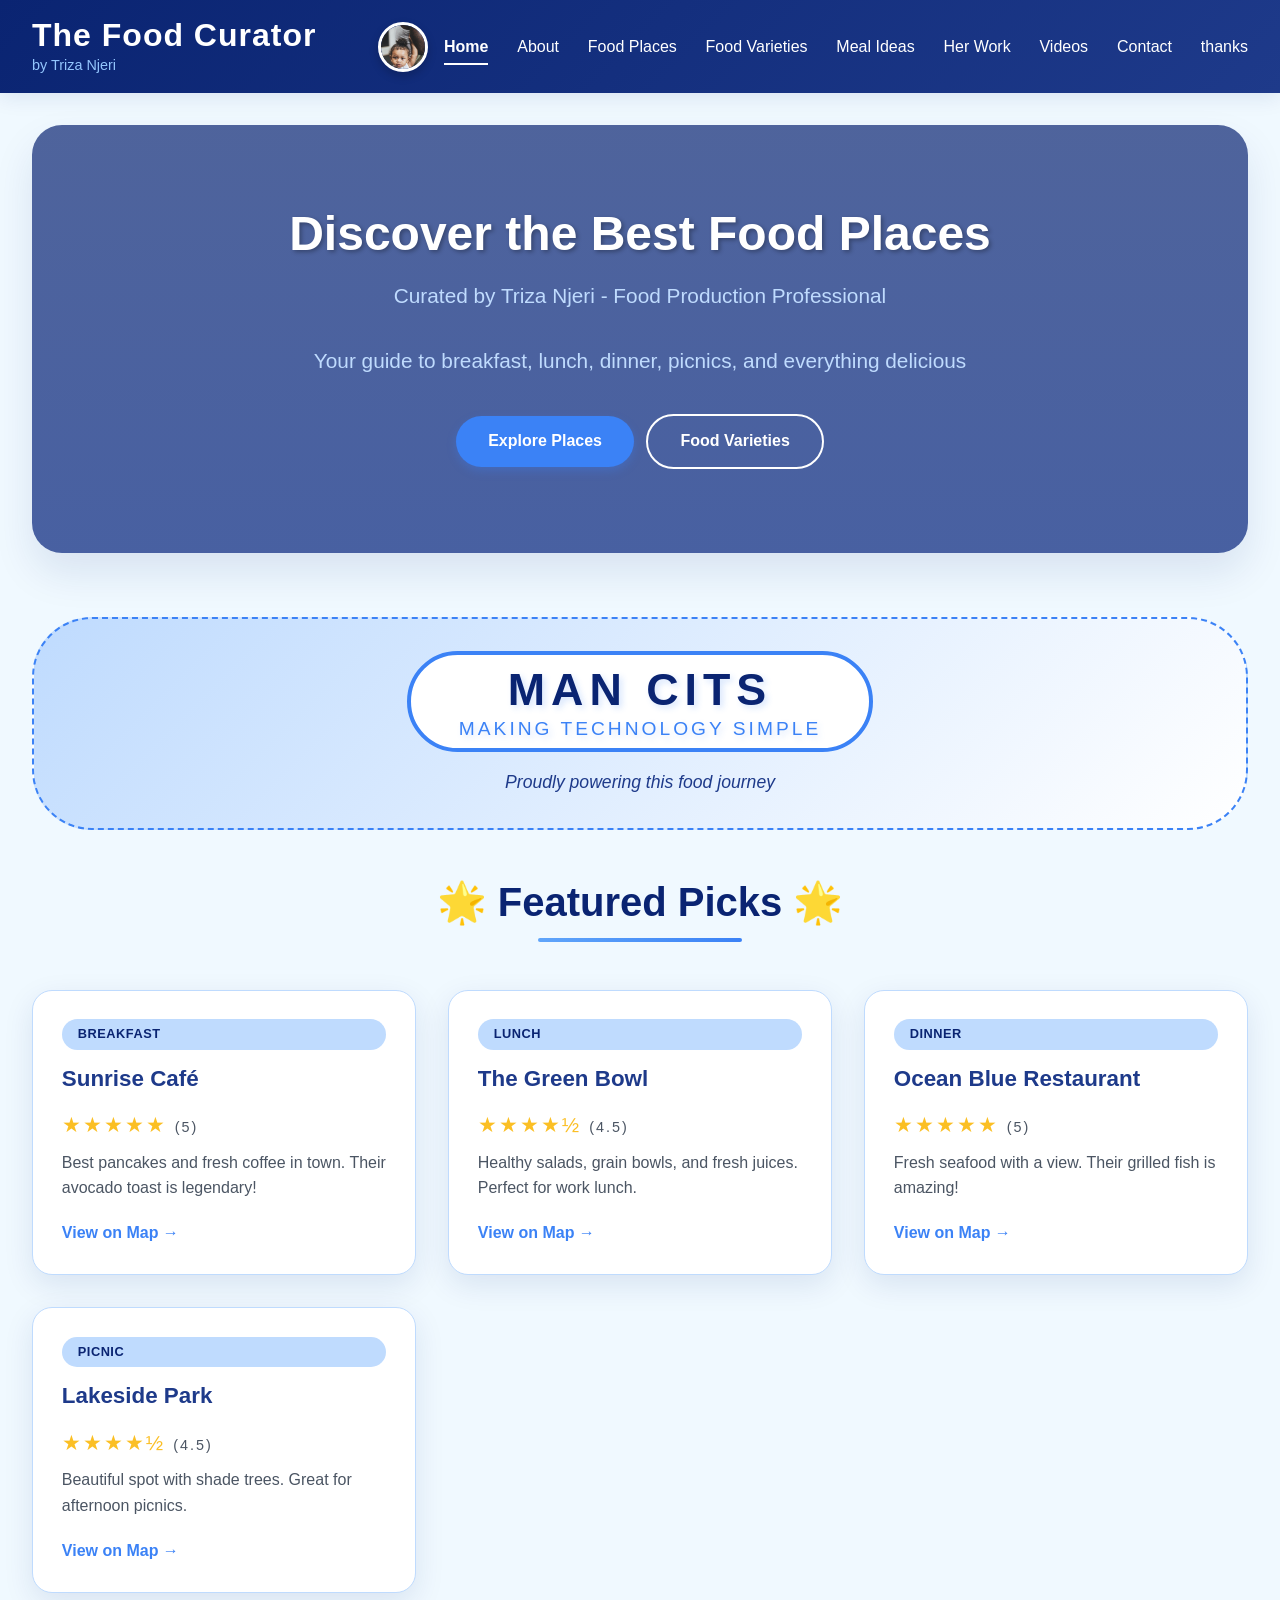
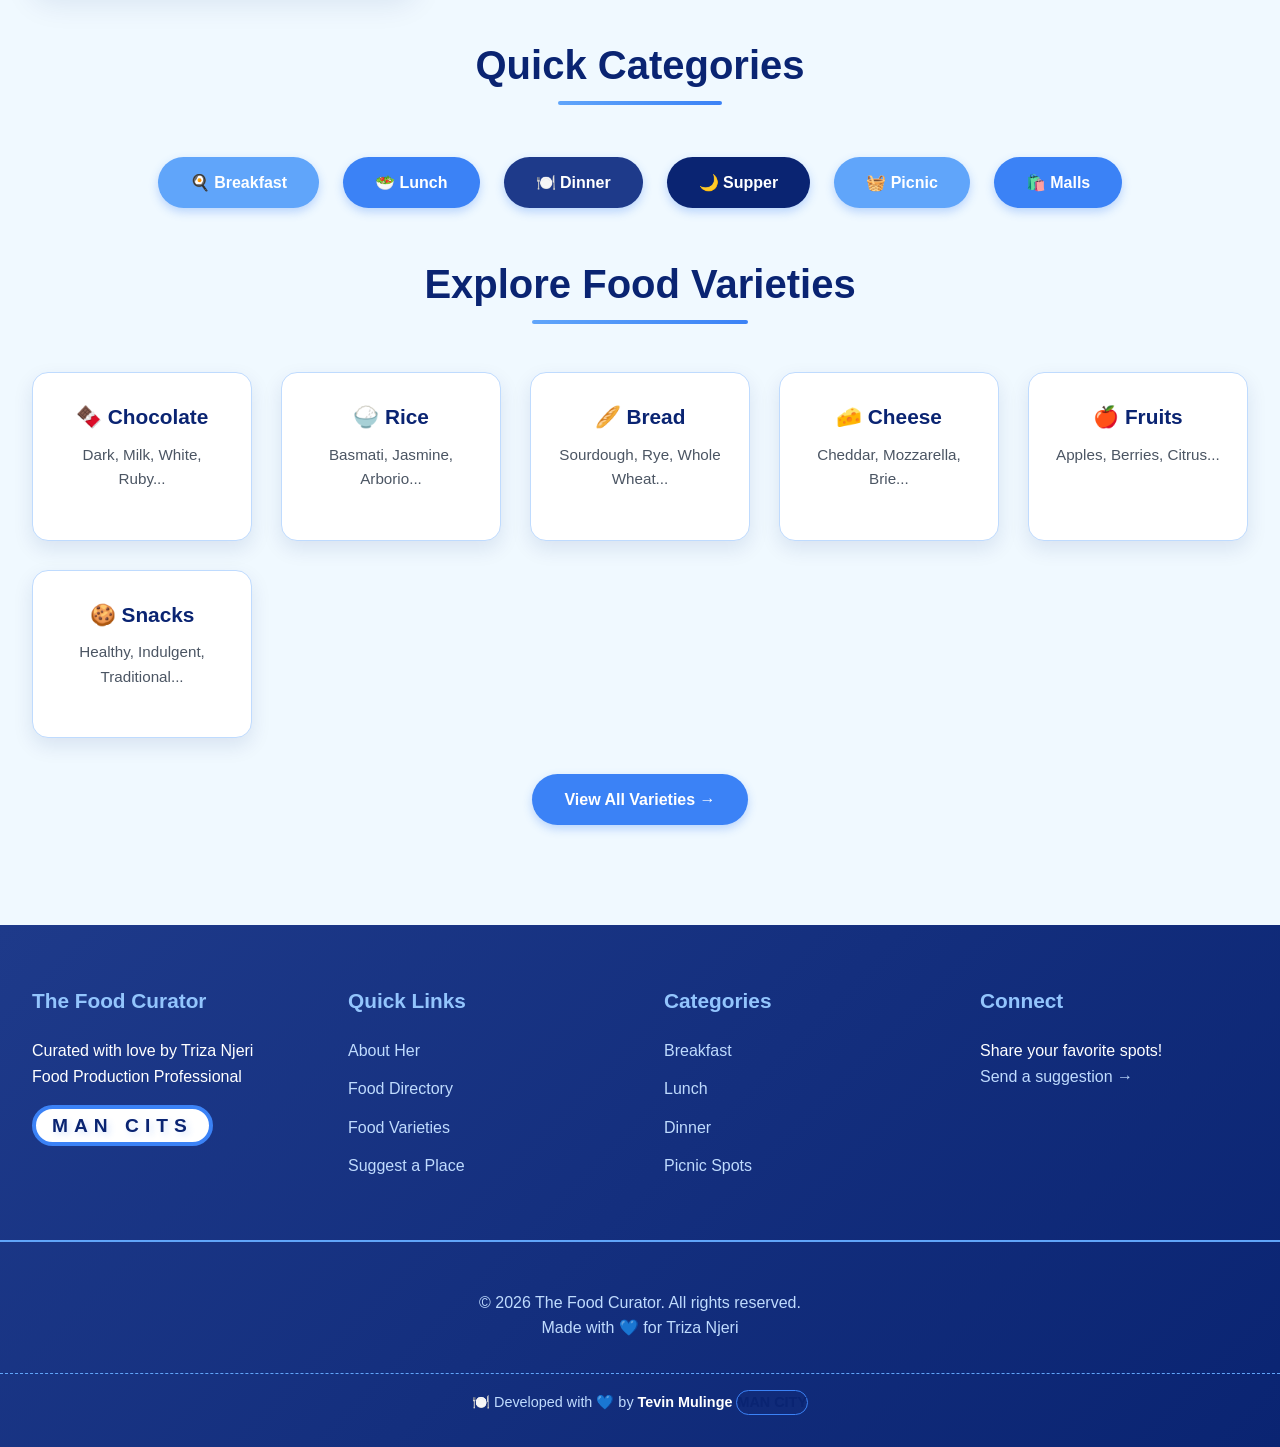
<file: index.html>
<!DOCTYPE html>
<html lang="en">
<head>
    <meta charset="UTF-8">
    <meta name="viewport" content="width=device-width, initial-scale=1.0">
    <title>The Food Curator | Home</title>
    <link rel="stylesheet" href="main.css">
</head>
<body>
    <header>
    <div class="header-container">
        <div class="logo">
            <h1>The Food Curator</h1>
            <span>by Triza Njeri</span>
        </div>
        
        <!-- HER PHOTO AT THE TOP -->
        <div class="profile-section">
            <img src="images/Trizah.jpg" alt="Triza Njeri" class="profile-photo" onerror="this.src='https://via.placeholder.com/50/3b82f6/ffffff?text=Her'">
            <nav>
                <ul>
                    <li><a href="index.html">Home</a></li>
                    <li><a href="about.html">About</a></li>
                    <li><a href="places.html">Food Places</a></li>
                    <li><a href="varieties.html">Food Varieties</a></li>
                    <li><a href="meals.html">Meal Ideas</a></li>
                    <li><a href="work.html">Her Work</a></li>
                    <li><a href="videos.html">Videos</a></li>
                    <li><a href="contact.html">Contact</a></li>
                    <li><a href="thanks.html">thanks</a></li>
                </ul>
            </nav>
        </div>
    </div>
</header>

    <main>
        <!-- HERO SECTION WITH RESTAURANT BACKGROUND -->
     <section class="hero restaurant-hero" style="background: linear-gradient(rgba(10, 36, 114, 0.7), rgba(30, 58, 138, 0.8)), url('https://images.unsplash.com/photo-1517248135467-4c7edcad34c4?ixlib=rb-1.2.1&auto=format&fit=crop&w=1350&q=80');">
     <h2>Discover the Best Food Places</h2>
     <p>Curated by Triza Njeri - Food Production Professional</p>
     <p>Your guide to breakfast, lunch, dinner, picnics, and everything delicious</p>
     <a href="places.html" class="btn">Explore Places</a>
     <a href="varieties.html" class="btn btn-outline">Food Varieties</a>
      </section>
        <!-- MAN CITS LOGO SECTION -->
        <div class="man-cits-section">
            <div class="man-cits-logo">
                MAN CITS
                <span>Making Technology Simple</span>
            </div>
            <p class="man-cits-sub">Proudly powering this food journey</p>
        </div>

        <!-- FEATURED PICKS SECTION -->
        <section>
            <div class="section-header">
                <h3>🌟 Featured Picks 🌟</h3>
            </div>

            <div class="card-grid">
                <!-- Breakfast Pick -->
                <div class="card">
                    <div class="card-content">
                        <span class="badge">Breakfast</span>
                        <h4>Sunrise Café</h4>
                        <div class="rating" data-rating="5"></div>
                        <p>Best pancakes and fresh coffee in town. Their avocado toast is legendary!</p>
                        <a href="#" class="card-link">View on Map →</a>
                    </div>
                </div>

                <!-- Lunch Pick -->
                <div class="card">
                    <div class="card-content">
                        <span class="badge">Lunch</span>
                        <h4>The Green Bowl</h4>
                        <div class="rating" data-rating="4.5"></div>
                        <p>Healthy salads, grain bowls, and fresh juices. Perfect for work lunch.</p>
                        <a href="#" class="card-link">View on Map →</a>
                    </div>
                </div>

                <!-- Dinner Pick -->
                <div class="card">
                    <div class="card-content">
                        <span class="badge">Dinner</span>
                        <h4>Ocean Blue Restaurant</h4>
                        <div class="rating" data-rating="5"></div>
                        <p>Fresh seafood with a view. Their grilled fish is amazing!</p>
                        <a href="#" class="card-link">View on Map →</a>
                    </div>
                </div>

                <!-- Picnic Pick -->
                <div class="card">
                    <div class="card-content">
                        <span class="badge">Picnic</span>
                        <h4>Lakeside Park</h4>
                        <div class="rating" data-rating="4.5"></div>
                        <p>Beautiful spot with shade trees. Great for afternoon picnics.</p>
                        <a href="#" class="card-link">View on Map →</a>
                    </div>
                </div>
            </div>
        </section>

        <!-- QUICK CATEGORIES SECTION -->
        <section style="margin-top: 3rem;">
            <div class="section-header">
                <h3>Quick Categories</h3>
            </div>

            <div style="display: flex; flex-wrap: wrap; gap: 1rem; justify-content: center;">
                <a href="places.html?cat=breakfast" class="btn" style="background: var(--light-blue);">🍳 Breakfast</a>
                <a href="places.html?cat=lunch" class="btn" style="background: var(--medium-blue);">🥗 Lunch</a>
                <a href="places.html?cat=dinner" class="btn" style="background: var(--ocean-blue);">🍽️ Dinner</a>
                <a href="places.html?cat=supper" class="btn" style="background: var(--deep-blue);">🌙 Supper</a>
                <a href="places.html?cat=picnic" class="btn" style="background: var(--light-blue);">🧺 Picnic</a>
                <a href="places.html?cat=malls" class="btn" style="background: var(--medium-blue);">🛍️ Malls</a>
            </div>
        </section>

        <!-- QUICK SNEAK PEEK OF VARIETIES -->
        <section style="margin-top: 3rem;">
            <div class="section-header">
                <h3>Explore Food Varieties</h3>
            </div>

            <div class="variety-grid">
                <div class="variety-item">
                    <h5>🍫 Chocolate</h5>
                    <p>Dark, Milk, White, Ruby...</p>
                </div>
                <div class="variety-item">
                    <h5>🍚 Rice</h5>
                    <p>Basmati, Jasmine, Arborio...</p>
                </div>
                <div class="variety-item">
                    <h5>🥖 Bread</h5>
                    <p>Sourdough, Rye, Whole Wheat...</p>
                </div>
                <div class="variety-item">
                    <h5>🧀 Cheese</h5>
                    <p>Cheddar, Mozzarella, Brie...</p>
                </div>
                <div class="variety-item">
                    <h5>🍎 Fruits</h5>
                    <p>Apples, Berries, Citrus...</p>
                </div>
                <div class="variety-item">
                    <h5>🍪 Snacks</h5>
                    <p>Healthy, Indulgent, Traditional...</p>
                </div>
            </div>
            
            <div style="text-align: center; margin-top: 2rem;">
                <a href="varieties.html" class="btn">View All Varieties →</a>
            </div>
        </section>
    </main>

    <footer>
        <div class="footer-container">
            <div class="footer-section">
                <h4>The Food Curator</h4>
                <p>Curated with love by Triza Njeri</p>
                <p>Food Production Professional</p>
                <div class="man-cits-logo" style="font-size: 1.2rem; margin-top: 1rem; padding: 0.3rem 1rem;">
                    MAN CITS
                </div>
            </div>
            <div class="footer-section">
                <h4>Quick Links</h4>
                <ul>
                    <li><a href="about.html">About Her</a></li>
                    <li><a href="places.html">Food Directory</a></li>
                    <li><a href="varieties.html">Food Varieties</a></li>
                    <li><a href="contact.html">Suggest a Place</a></li>
                </ul>
            </div>
            <div class="footer-section">
                <h4>Categories</h4>
                <ul>
                    <li><a href="places.html?cat=breakfast">Breakfast</a></li>
                    <li><a href="places.html?cat=lunch">Lunch</a></li>
                    <li><a href="places.html?cat=dinner">Dinner</a></li>
                    <li><a href="places.html?cat=picnic">Picnic Spots</a></li>
                </ul>
            </div>
            <div class="footer-section">
                <h4>Connect</h4>
                <p>Share your favorite spots!</p>
                <p><a href="contact.html">Send a suggestion →</a></p>
            </div>
        </div>
        <div class="copyright">
            <p>© <span class="current-year">2025</span> The Food Curator. All rights reserved.</p>
            <p>Made with 💙 for Triza Njeri</p>
        </div>
         <div class="developer-credit">
    <p>🍽️ Developed with 💙 by <strong>Tevin Mulinge</strong>  <span class="man-cits-small" style="background: transparent; padding: 0;">MAN CITY</span></p>
</div>   
    </footer>

    <script src="main.js"></script>
</body>
</html>
</file>
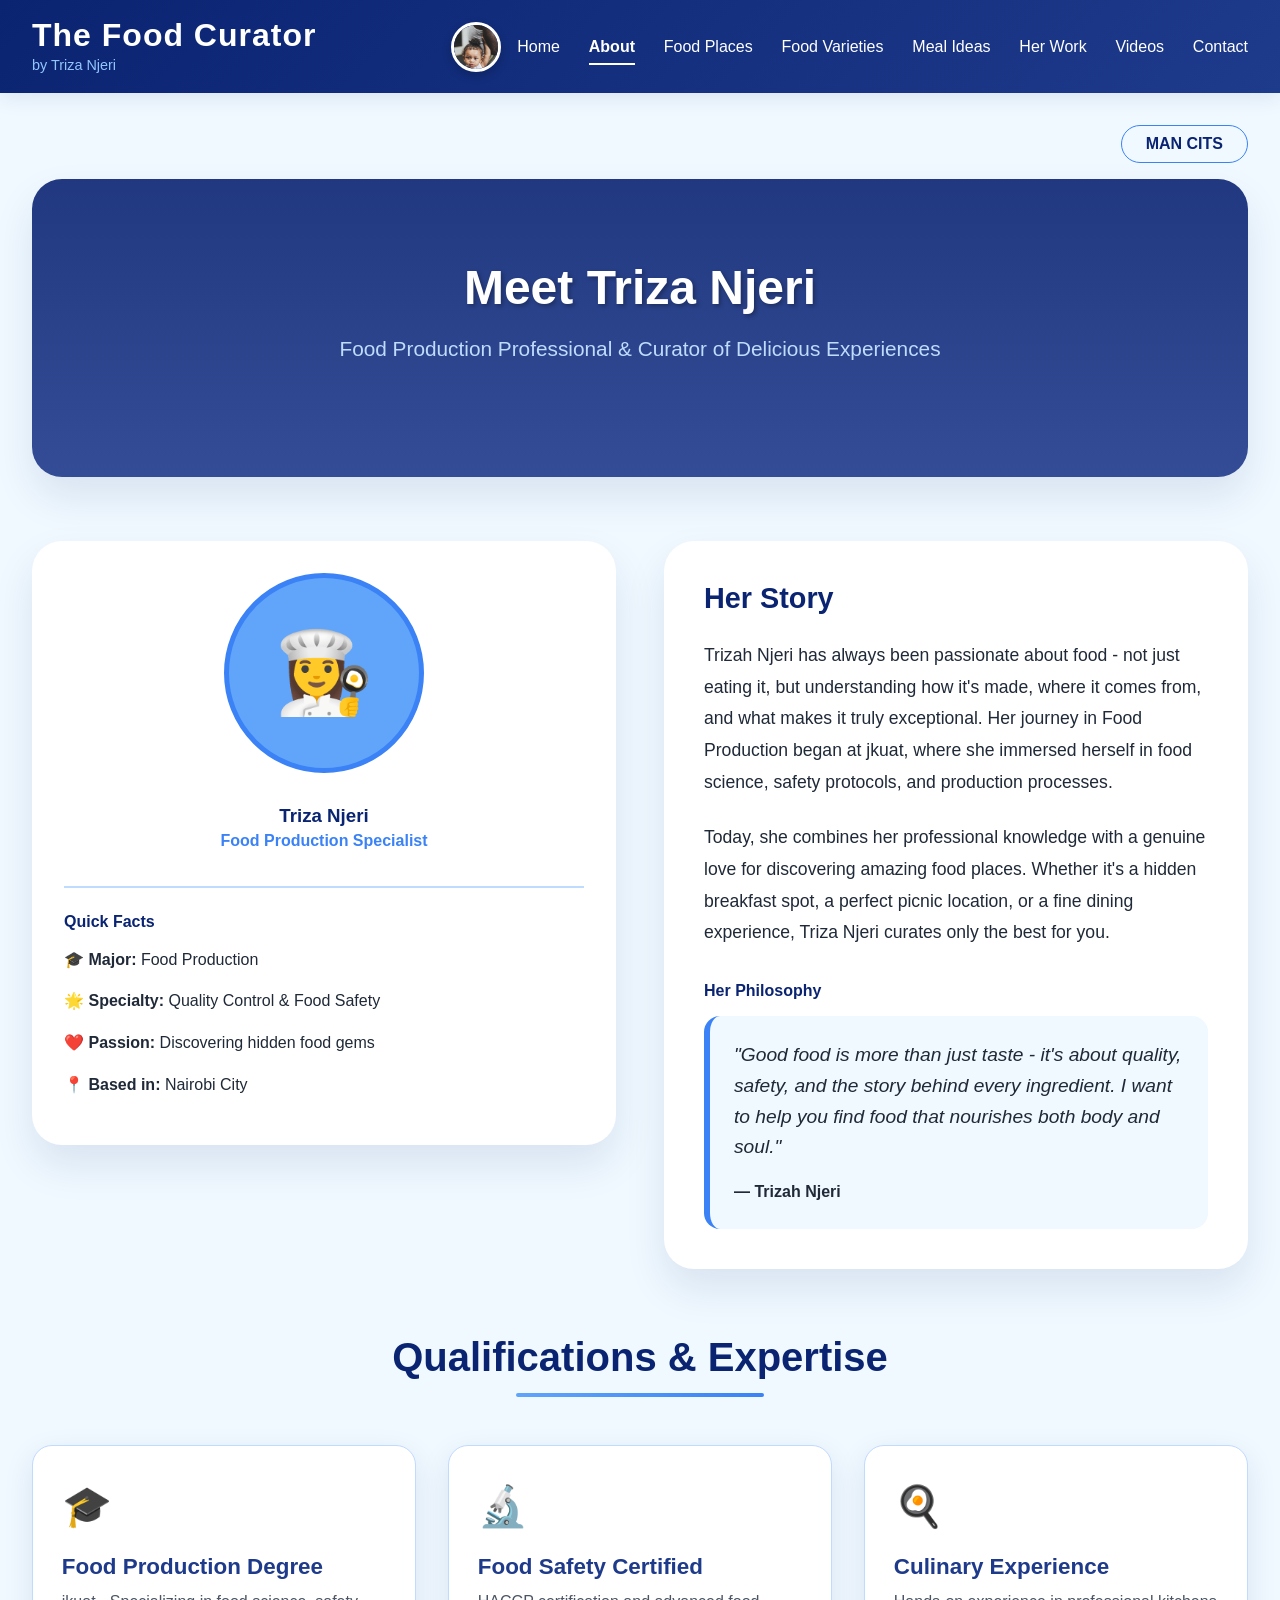
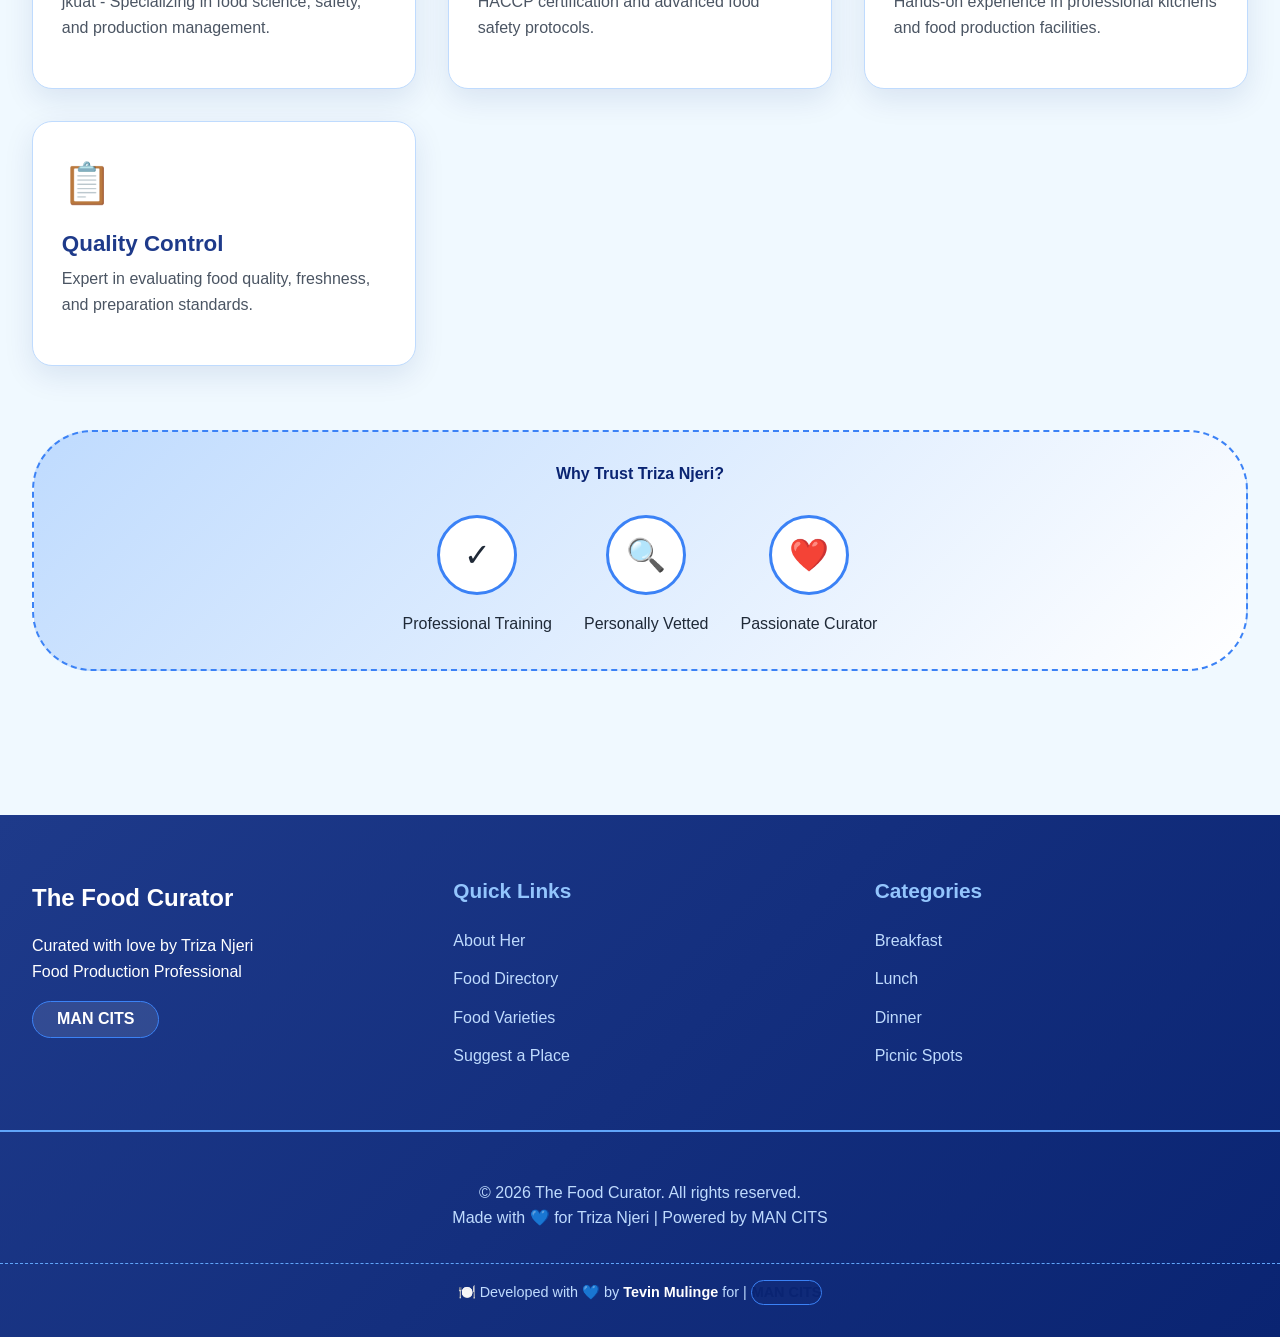
<file: about.html>
<!DOCTYPE html>
<html lang="en">
<head>
    <meta charset="UTF-8">
    <meta name="viewport" content="width=device-width, initial-scale=1.0">
    <title>About Her | The Food Curator</title>
    <link rel="stylesheet" href="main.css">
</head>
<body>
    <header>
    <div class="header-container">
        <div class="logo">
            <h1>The Food Curator</h1>
            <span>by Triza Njeri</span>
        </div>
        
        <!-- HER PHOTO AT THE TOP -->
        <div class="profile-section">
            <img src="images/Trizah.jpg" alt="Triza Njeri" class="profile-photo" onerror="this.src='https://via.placeholder.com/50/3b82f6/ffffff?text=Her'">
            <nav>
                <ul>
                    <li><a href="index.html">Home</a></li>
                    <li><a href="about.html">About</a></li>
                    <li><a href="places.html">Food Places</a></li>
                    <li><a href="varieties.html">Food Varieties</a></li>
                    <li><a href="meals.html">Meal Ideas</a></li>
                    <li><a href="work.html">Her Work</a></li>
                    <li><a href="videos.html">Videos</a></li>
                    <li><a href="contact.html">Contact</a></li>
                </ul>
            </nav>
        </div>
    </div>
</header>
    <main>
        <!-- MAN CITS LOGO (small) -->
        <div style="text-align: right; margin-bottom: 1rem;">
            <span class="man-cits-small">MAN CITS</span>
        </div>

        <!-- Hero Section -->
        <section class="hero" style="background: linear-gradient(rgba(10, 36, 114, 0.9), rgba(30, 58, 138, 0.9)), url('https://images.unsplash.com/photo-1576866209830-589e1bfbaa4d?ixlib=rb-1.2.1&auto=format&fit=crop&w=1350&q=80');">
            <h2>Meet Triza Njeri</h2>
            <p>Food Production Professional & Curator of Delicious Experiences</p>
        </section>

        <!-- About Content -->
        <div style="display: grid; grid-template-columns: 1fr 1fr; gap: 3rem; margin: 3rem 0;">
            <!-- Left Column - Photo & Quick Facts -->
            <div>
                <div style="background: var(--white); border-radius: 30px; padding: 2rem; box-shadow: 0 20px 40px var(--shadow);">
                    <div style="width: 200px; height: 200px; background: var(--light-blue); border-radius: 50%; margin: 0 auto 2rem; display: flex; align-items: center; justify-content: center; border: 5px solid var(--medium-blue);">
                        <span style="font-size: 5rem;">👩‍🍳</span>
                    </div>
                    
                    <h3 style="text-align: center; color: var(--deep-blue);">Triza Njeri</h3>
                    <p style="text-align: center; color: var(--medium-blue); font-weight: 600; margin-bottom: 2rem;">Food Production Specialist</p>
                    
                    <div style="border-top: 2px solid var(--sky-soft); padding-top: 1.5rem;">
                        <h4>Quick Facts</h4>
                        <ul style="list-style: none; margin-top: 1rem;">
                            <li style="margin-bottom: 1rem;">🎓 <strong>Major:</strong> Food Production</li>
                            <li style="margin-bottom: 1rem;">🌟 <strong>Specialty:</strong> Quality Control & Food Safety</li>
                            <li style="margin-bottom: 1rem;">❤️ <strong>Passion:</strong> Discovering hidden food gems</li>
                            <li style="margin-bottom: 1rem;">📍 <strong>Based in:</strong> Nairobi City</li>
                        </ul>
                    </div>
                </div>
            </div>
            
            <!-- Right Column - Bio & Story -->
            <div>
                <div style="background: var(--white); border-radius: 30px; padding: 2.5rem; box-shadow: 0 20px 40px var(--shadow);">
                    <h4 style="color: var(--deep-blue); font-size: 1.8rem; margin-bottom: 1.5rem;">Her Story</h4>
                    
                    <p style="margin-bottom: 1.5rem; font-size: 1.1rem; line-height: 1.8;">
                        Trizah Njeri has always been passionate about food - not just eating it, but understanding how it's made, 
                        where it comes from, and what makes it truly exceptional. Her journey in Food Production began at jkuat, 
                        where she immersed herself in food science, safety protocols, and production processes.
                    </p>
                    
                    <p style="margin-bottom: 1.5rem; font-size: 1.1rem; line-height: 1.8;">
                        Today, she combines her professional knowledge with a genuine love for discovering amazing food places. 
                        Whether it's a hidden breakfast spot, a perfect picnic location, or a fine dining experience, 
                        Triza Njeri curates only the best for you.
                    </p>
                    
                    <h4 style="color: var(--deep-blue); margin: 2rem 0 1rem;">Her Philosophy</h4>
                    
                    <div style="background: var(--bg-soft); padding: 1.5rem; border-radius: 16px; border-left: 6px solid var(--medium-blue);">
                        <p style="font-style: italic; font-size: 1.2rem;">
                            "Good food is more than just taste - it's about quality, safety, and the story behind every ingredient. 
                            I want to help you find food that nourishes both body and soul."
                        </p>
                        <p style="margin-top: 1rem; font-weight: 600;">— Trizah Njeri</p>
                    </div>
                </div>
            </div>
        </div>

        <!-- Qualifications Section -->
        <section style="margin: 4rem 0;">
            <div class="section-header">
                <h3>Qualifications & Expertise</h3>
            </div>
            
            <div class="card-grid">
                <div class="card">
                    <div class="card-content">
                        <div style="font-size: 2.5rem; margin-bottom: 1rem;">🎓</div>
                        <h4>Food Production Degree</h4>
                        <p>jkuat - Specializing in food science, safety, and production management.</p>
                    </div>
                </div>
                
                <div class="card">
                    <div class="card-content">
                        <div style="font-size: 2.5rem; margin-bottom: 1rem;">🔬</div>
                        <h4>Food Safety Certified</h4>
                        <p>HACCP certification and advanced food safety protocols.</p>
                    </div>
                </div>
                
                <div class="card">
                    <div class="card-content">
                        <div style="font-size: 2.5rem; margin-bottom: 1rem;">🍳</div>
                        <h4>Culinary Experience</h4>
                        <p>Hands-on experience in professional kitchens and food production facilities.</p>
                    </div>
                </div>
                
                <div class="card">
                    <div class="card-content">
                        <div style="font-size: 2.5rem; margin-bottom: 1rem;">📋</div>
                        <h4>Quality Control</h4>
                        <p>Expert in evaluating food quality, freshness, and preparation standards.</p>
                    </div>
                </div>
            </div>
        </section>

        <!-- Why Trust Her -->
        <div class="man-cits-section">
            <h4 style="color: var(--deep-blue); margin-bottom: 1rem;">Why Trust Triza Njeri?</h4>
            <div style="display: flex; flex-wrap: wrap; gap: 2rem; justify-content: center; margin-top: 2rem;">
                <div style="text-align: center;">
                    <div style="font-size: 2rem; background: var(--white); width: 80px; height: 80px; border-radius: 50%; display: flex; align-items: center; justify-content: center; margin: 0 auto 1rem; border: 3px solid var(--medium-blue);">✓</div>
                    <p>Professional Training</p>
                </div>
                <div style="text-align: center;">
                    <div style="font-size: 2rem; background: var(--white); width: 80px; height: 80px; border-radius: 50%; display: flex; align-items: center; justify-content: center; margin: 0 auto 1rem; border: 3px solid var(--medium-blue);">🔍</div>
                    <p>Personally Vetted</p>
                </div>
                <div style="text-align: center;">
                    <div style="font-size: 2rem; background: var(--white); width: 80px; height: 80px; border-radius: 50%; display: flex; align-items: center; justify-content: center; margin: 0 auto 1rem; border: 3px solid var(--medium-blue);">❤️</div>
                    <p>Passionate Curator</p>
                </div>
            </div>
        </div>
    </main>

    <footer>
        <div class="footer-container">
            <div class="footer-section">
                <div class="footer-logo">The Food Curator</div>
                <p>Curated with love by Triza Njeri</p>
                <p>Food Production Professional</p>
                <div class="man-cits-small" style="margin-top: 1rem; background: rgba(255,255,255,0.1); color: white;">MAN CITS</div>
            </div>
            <div class="footer-section">
                <h4>Quick Links</h4>
                <ul>
                    <li><a href="about.html">About Her</a></li>
                    <li><a href="places.html">Food Directory</a></li>
                    <li><a href="varieties.html">Food Varieties</a></li>
                    <li><a href="contact.html">Suggest a Place</a></li>
                </ul>
            </div>
            <div class="footer-section">
                <h4>Categories</h4>
                <ul>
                    <li><a href="places.html?cat=breakfast">Breakfast</a></li>
                    <li><a href="places.html?cat=lunch">Lunch</a></li>
                    <li><a href="places.html?cat=dinner">Dinner</a></li>
                    <li><a href="places.html?cat=picnic">Picnic Spots</a></li>
                </ul>
            </div>
        </div>
        <div class="copyright">
            <p>© <span class="current-year">2025</span> The Food Curator. All rights reserved.</p>
            <p>Made with 💙 for Triza Njeri | Powered by MAN CITS</p>
        </div>
        <div class="developer-credit">
    <p>🍽️ Developed with 💙 by <strong>Tevin Mulinge</strong> for | <span class="man-cits-small" style="background: transparent; padding: 0;">MAN CITS</span></p>
</div>
    </footer>

    <script src="main.js"></script>
</body>
</html>
</file>
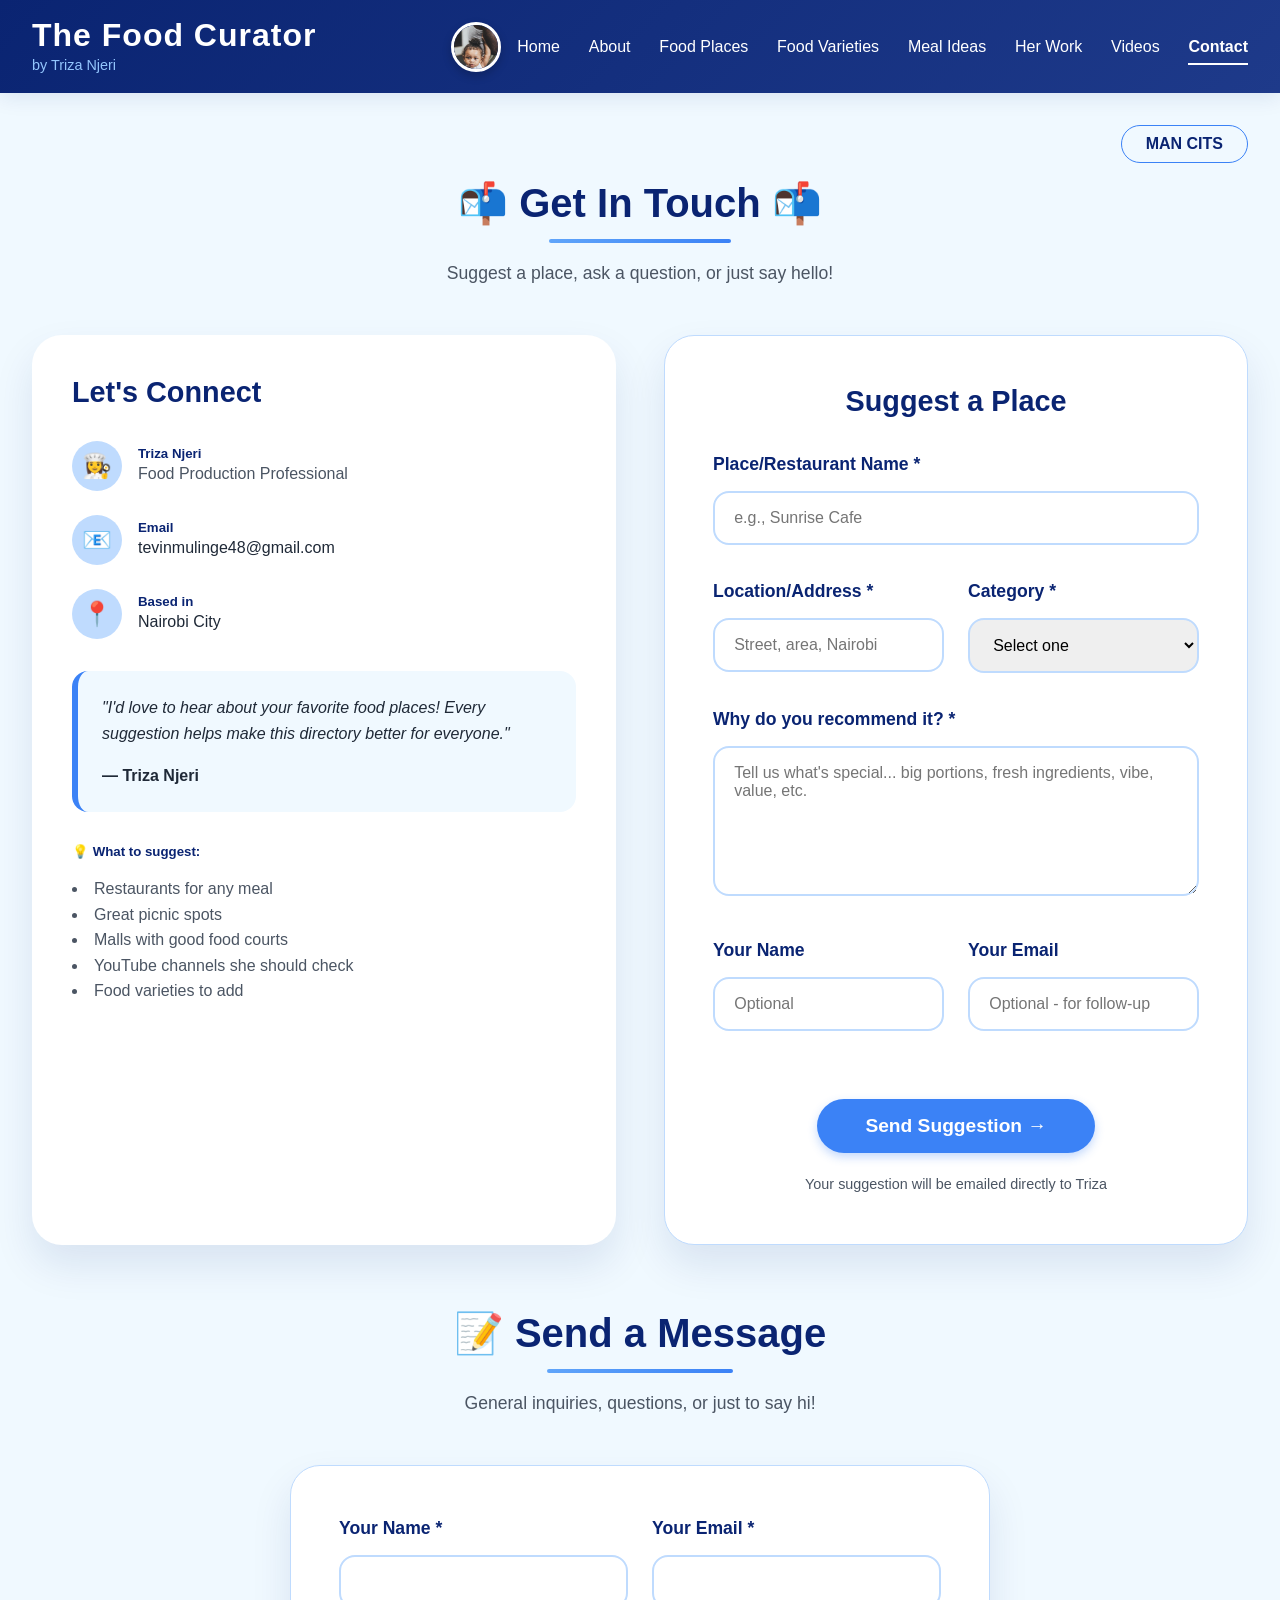
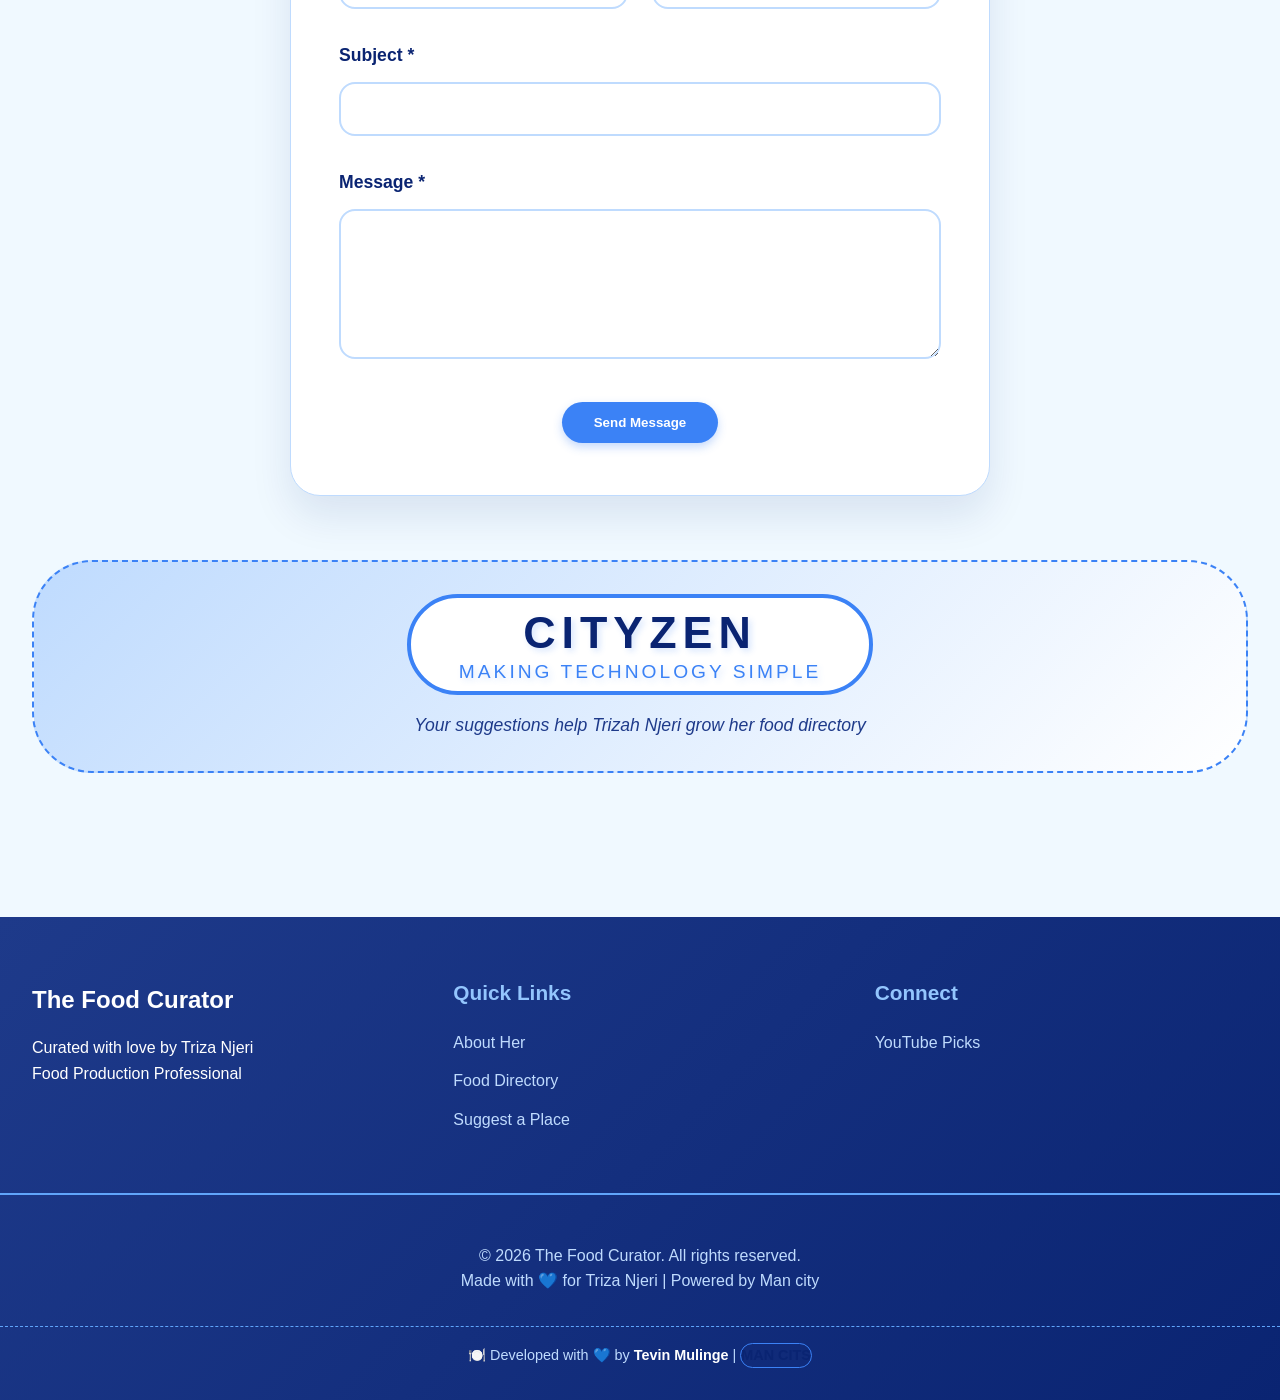
<file: contact.html>
<!DOCTYPE html>
<html lang="en">
<head>
    <meta charset="UTF-8">
    <meta name="viewport" content="width=device-width, initial-scale=1.0">
    <title>Contact | The Food Curator</title>
    <link rel="stylesheet" href="main.css">
</head>
<body>
   <header>
    <div class="header-container">
        <div class="logo">
            <h1>The Food Curator</h1>
            <span>by Triza Njeri</span>
        </div>
        
        <div class="profile-section">
            <img src="images/Trizah.jpg" alt="Triza Njeri" class="profile-photo" onerror="this.src='https://via.placeholder.com/50/3b82f6/ffffff?text=TN'">
            <nav>
                <ul>
                    <li><a href="index.html">Home</a></li>
                    <li><a href="about.html">About</a></li>
                    <li><a href="places.html">Food Places</a></li>
                    <li><a href="varieties.html">Food Varieties</a></li>
                    <li><a href="meals.html">Meal Ideas</a></li>
                    <li><a href="work.html">Her Work</a></li>
                    <li><a href="videos.html">Videos</a></li>
                    <li><a href="contact.html">Contact</a></li>
                </ul>
            </nav>
        </div>
    </div>
</header>

    <main>
        <div style="text-align: right; margin-bottom: 1rem;">
            <span class="man-cits-small">MAN CITS</span>
        </div>

        <div class="section-header">
            <h3>📬 Get In Touch 📬</h3>
            <p>Suggest a place, ask a question, or just say hello!</p>
        </div>

        <div style="display: grid; grid-template-columns: 1fr 1fr; gap: 3rem; margin: 3rem 0;">
            <!-- Contact Info (unchanged) -->
            <div>
                <div style="background: var(--white); border-radius: 30px; padding: 2.5rem; box-shadow: 0 20px 40px var(--shadow); height: 100%;">
                    <h4 style="color: var(--deep-blue); font-size: 1.8rem; margin-bottom: 2rem;">Let's Connect</h4>
                    
                    <div style="margin-bottom: 2rem;">
                        <div style="display: flex; align-items: center; gap: 1rem; margin-bottom: 1.5rem;">
                            <div style="background: var(--sky-soft); width: 50px; height: 50px; border-radius: 50%; display: flex; align-items: center; justify-content: center; font-size: 1.5rem;">👩‍🍳</div>
                            <div>
                                <h5 style="color: var(--deep-blue);">Triza Njeri</h5>
                                <p style="color: var(--gray-600);">Food Production Professional</p>
                            </div>
                        </div>
                        
                        <div style="display: flex; align-items: center; gap: 1rem; margin-bottom: 1.5rem;">
                            <div style="background: var(--sky-soft); width: 50px; height: 50px; border-radius: 50%; display: flex; align-items: center; justify-content: center; font-size: 1.5rem;">📧</div>
                            <div>
                                <h5 style="color: var(--deep-blue);">Email</h5>
                                <p>tevinmulinge48@gmail.com </p> <!-- ← replace with real if ready -->
                            </div>
                        </div>
                        
                        <div style="display: flex; align-items: center; gap: 1rem; margin-bottom: 1.5rem;">
                            <div style="background: var(--sky-soft); width: 50px; height: 50px; border-radius: 50%; display: flex; align-items: center; justify-content: center; font-size: 1.5rem;">📍</div>
                            <div>
                                <h5 style="color: var(--deep-blue);">Based in</h5>
                                <p>Nairobi City</p>
                            </div>
                        </div>
                    </div>
                    
                    <div style="background: var(--bg-soft); padding: 1.5rem; border-radius: 16px; border-left: 6px solid var(--medium-blue);">
                        <p style="font-style: italic;">"I'd love to hear about your favorite food places! Every suggestion helps make this directory better for everyone."</p>
                        <p style="margin-top: 1rem; font-weight: 600;">— Triza Njeri</p>
                    </div>
                    
                    <div style="margin-top: 2rem;">
                        <h5 style="color: var(--deep-blue); margin-bottom: 1rem;">💡 What to suggest:</h5>
                        <ul style="list-style-position: inside; color: var(--gray-600);">
                            <li>Restaurants for any meal</li>
                            <li>Great picnic spots</li>
                            <li>Malls with good food courts</li>
                            <li>YouTube channels she should check</li>
                            <li>Food varieties to add</li>
                        </ul>
                    </div>
                </div>
            </div>
            
            <!-- Suggestion Form - NOW CONNECTED TO FORMSPREE -->
            <div>
                <div class="form-container">
                    <h4 style="color: var(--deep-blue); font-size: 1.8rem; margin-bottom: 2rem; text-align: center;">Suggest a Place</h4>
                    
                    <form id="suggestionForm" action="https://formspree.io/f/xojnzpro" method="POST">
                        <!-- Hidden fields for better email subject & redirect -->
                        <input type="hidden" name="_subject" value="🍽️ New Food Place Suggestion from Website">
                        <input type="hidden" name="_next" value="thanks.html"> <!-- redirects to thanks.html after submit -->
                        <input type="hidden" name="_gotcha" style="display:none"> <!-- spam protection -->

                        <div class="form-group">
                            <label for="placeName">Place/Restaurant Name *</label>
                            <input type="text" id="placeName" name="Place Name" required placeholder="e.g., Sunrise Cafe">
                        </div>
                        
                        <div class="form-row">
                            <div class="form-group">
                                <label for="placeLocation">Location/Address *</label>
                                <input type="text" id="placeLocation" name="Location" required placeholder="Street, area, Nairobi">
                            </div>
                            
                            <div class="form-group">
                                <label for="placeCategory">Category *</label>
                                <select id="placeCategory" name="Category" required>
                                    <option value="">Select one</option>
                                    <option value="breakfast">Breakfast</option>
                                    <option value="lunch">Lunch</option>
                                    <option value="dinner">Dinner</option>
                                    <option value="supper">Supper/Late Night</option>
                                    <option value="picnic">Picnic Spot</option>
                                    <option value="malls">Mall Food Court</option>
                                    <option value="youtube">YouTube Channel</option>
                                    <option value="other">Other</option>
                                </select>
                            </div>
                        </div>
                        
                        <div class="form-group">
                            <label for="placeReason">Why do you recommend it? *</label>
                            <textarea id="placeReason" name="Recommendation Reason" required placeholder="Tell us what's special... big portions, fresh ingredients, vibe, value, etc."></textarea>
                        </div>
                        
                        <div class="form-row">
                            <div class="form-group">
                                <label for="submitterName">Your Name</label>
                                <input type="text" id="submitterName" name="Your Name" placeholder="Optional">
                            </div>
                            
                            <div class="form-group">
                                <label for="submitterEmail">Your Email</label>
                                <input type="email" id="submitterEmail" name="Your Email" placeholder="Optional - for follow-up">
                            </div>
                        </div>
                        
                        <div style="text-align: center; margin-top: 2rem;">
                            <button type="submit" class="btn" style="padding: 1rem 3rem; font-size: 1.2rem;">Send Suggestion →</button>
                        </div>
                    </form>
                    
                    <p style="text-align: center; margin-top: 1rem; font-size: 0.9rem; color: var(--gray-600);">
                        Your suggestion will be emailed directly to Triza
                    </p>
                </div>
            </div>
        </div>

        <!-- General Contact Form - also connected -->
        <section style="margin: 4rem 0;">
            <div class="section-header">
                <h3>📝 Send a Message</h3>
                <p>General inquiries, questions, or just to say hi!</p>
            </div>
            
            <div class="form-container" style="max-width: 700px;">
                <form id="contactForm" action="https://formspree.io/f/xojnzpro" method="POST">
                    <input type="hidden" name="_subject" value="📝 New General Message from Website">
                    <input type="hidden" name="_next" value="thanks.html">
                    <input type="hidden" name="_gotcha" style="display:none">

                    <div class="form-row">
                        <div class="form-group">
                            <label for="contactName">Your Name *</label>
                            <input type="text" id="contactName" name="Name" required>
                        </div>
                        
                        <div class="form-group">
                            <label for="contactEmail">Your Email *</label>
                            <input type="email" id="contactEmail" name="Email" required>
                        </div>
                    </div>
                    
                    <div class="form-group">
                        <label for="contactSubject">Subject *</label>
                        <input type="text" id="contactSubject" name="Subject" required>
                    </div>
                    
                    <div class="form-group">
                        <label for="contactMessage">Message *</label>
                        <textarea id="contactMessage" name="Message" required></textarea>
                    </div>
                    
                    <div style="text-align: center;">
                        <button type="submit" class="btn">Send Message</button>
                    </div>
                </form>
            </div>
        </section>

        <div class="man-cits-section">
            <div class="man-cits-logo">
                CITYZEN
                <span>Making Technology Simple</span>
            </div>
            <p class="man-cits-sub">Your suggestions help Trizah Njeri grow her food directory</p>
        </div>
    </main>

    <footer>
        <div class="footer-container">
            <div class="footer-section">
                <div class="footer-logo">The Food Curator</div>
                <p>Curated with love by Triza Njeri</p>
                <p>Food Production Professional</p>
            </div>
            <div class="footer-section">
                <h4>Quick Links</h4>
                <ul>
                    <li><a href="about.html">About Her</a></li>
                    <li><a href="places.html">Food Directory</a></li>
                    <li><a href="contact.html">Suggest a Place</a></li>
                </ul>
            </div>
            <div class="footer-section">
                <h4>Connect</h4>
                <ul>
                    <li><a href="videos.html">YouTube Picks</a></li>
                </ul>
            </div>
        </div>
        <div class="copyright">
            <p>© <span class="current-year">2025</span> The Food Curator. All rights reserved.</p>
            <p>Made with 💙 for Triza Njeri | Powered by Man city</p>
        </div>
        <div class="developer-credit">
            <p>🍽️ Developed with 💙 by <strong>Tevin Mulinge</strong> | <span class="man-cits-small" style="background: transparent; padding: 0;">MAN CITS</span></p>
        </div>
    </footer>

    <script src="main.js"></script>
</body>
</html>
</file>
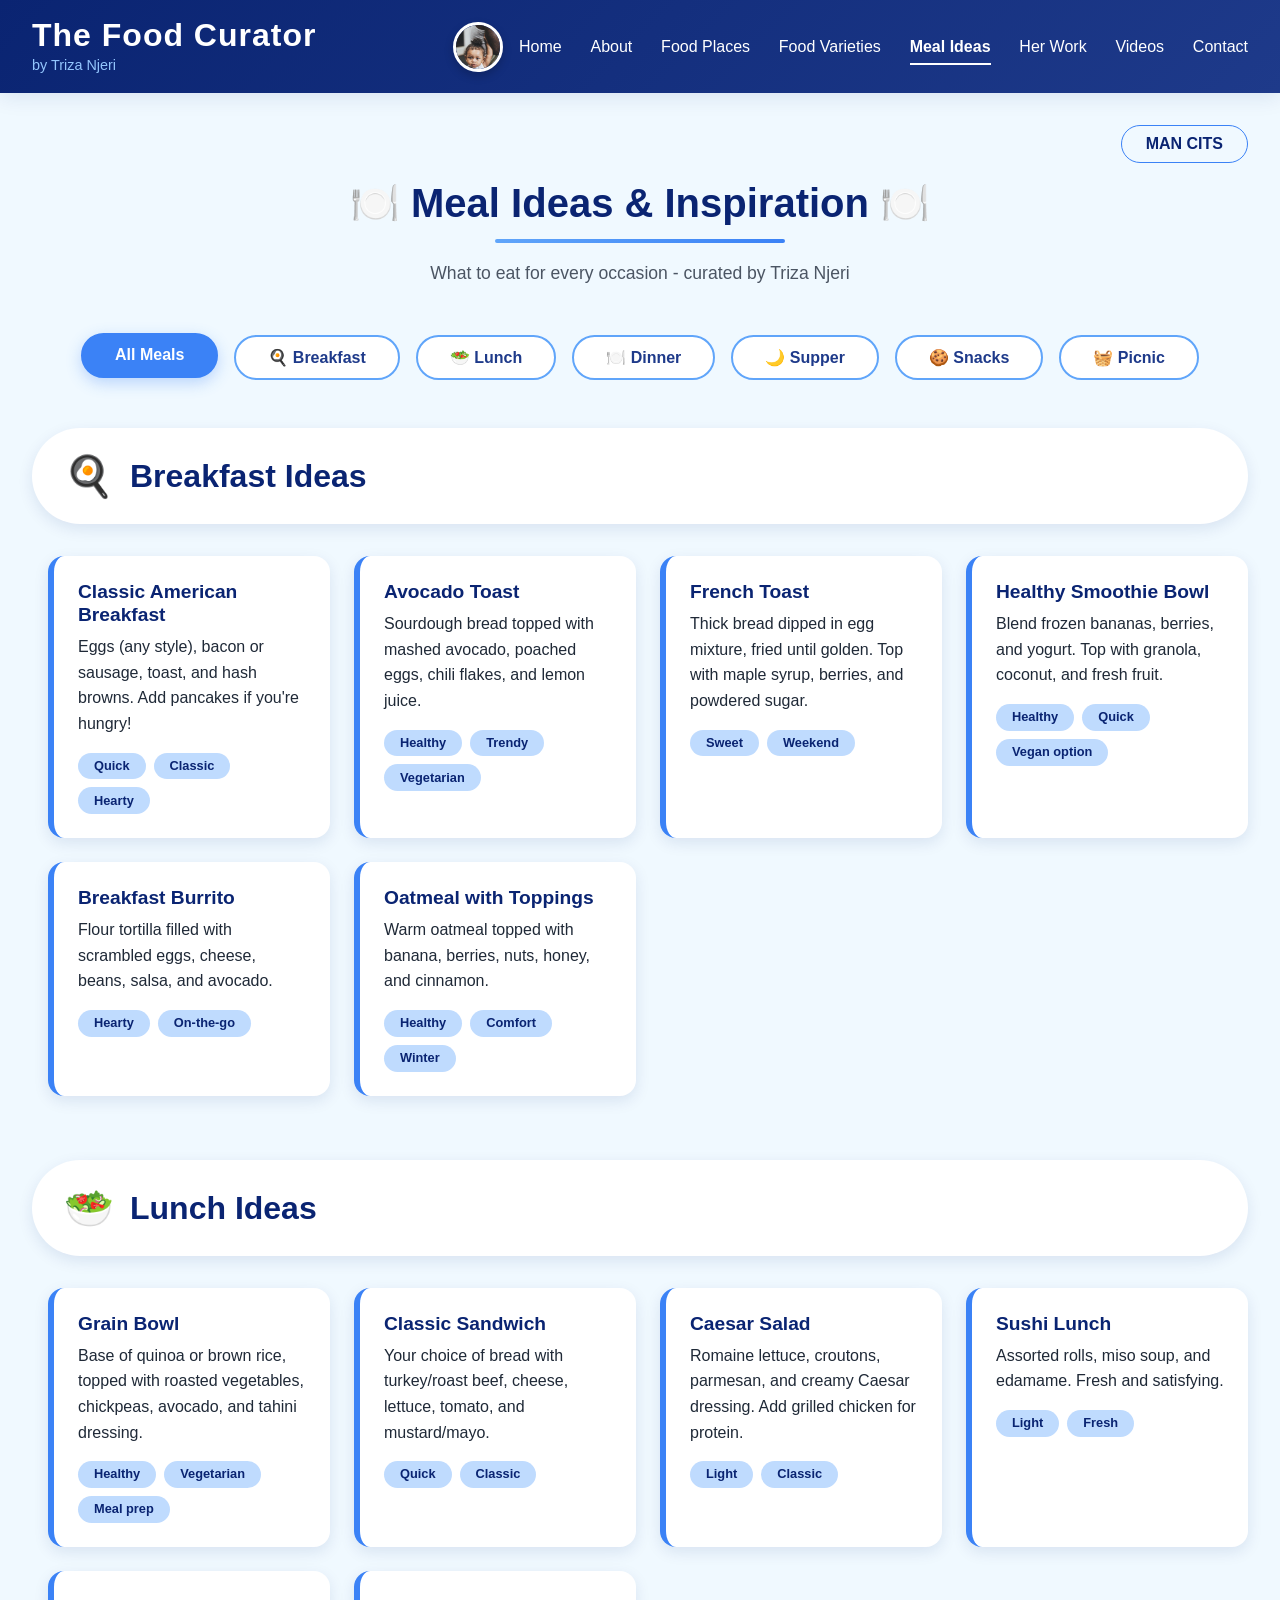
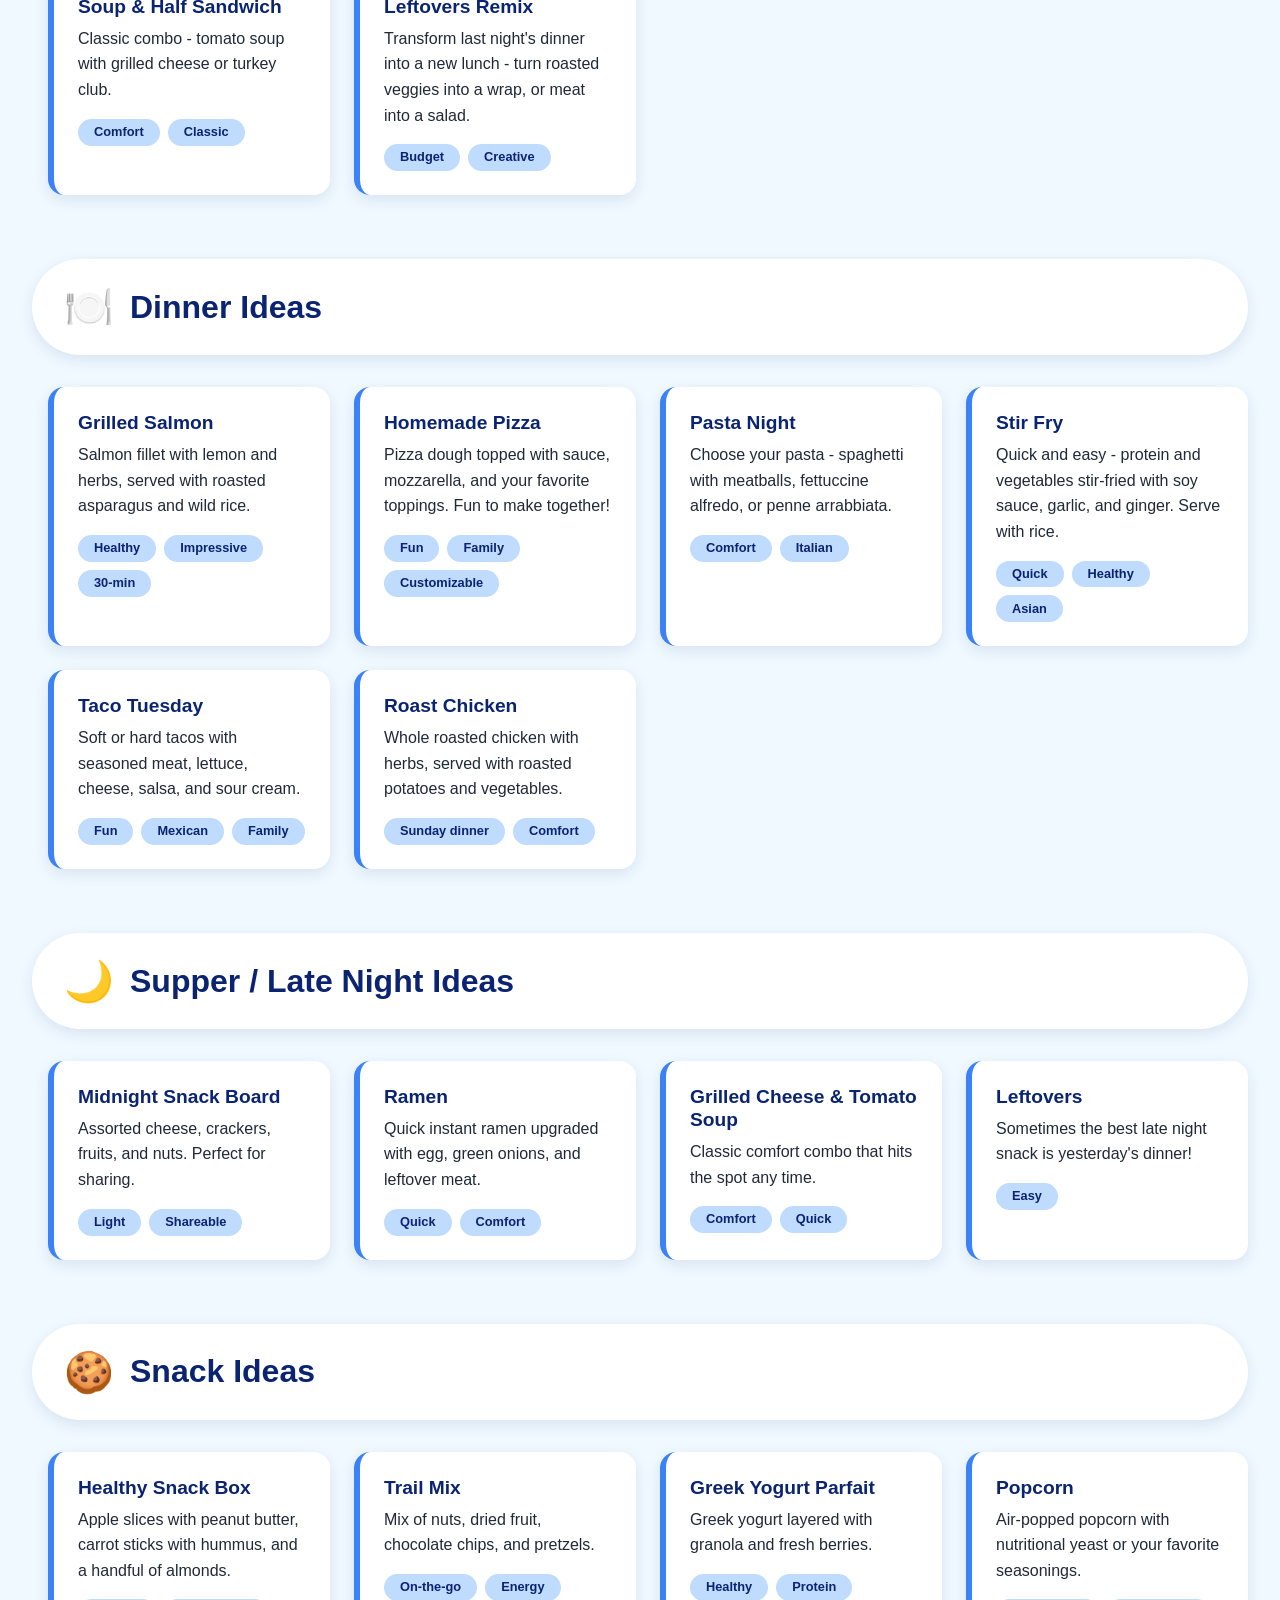
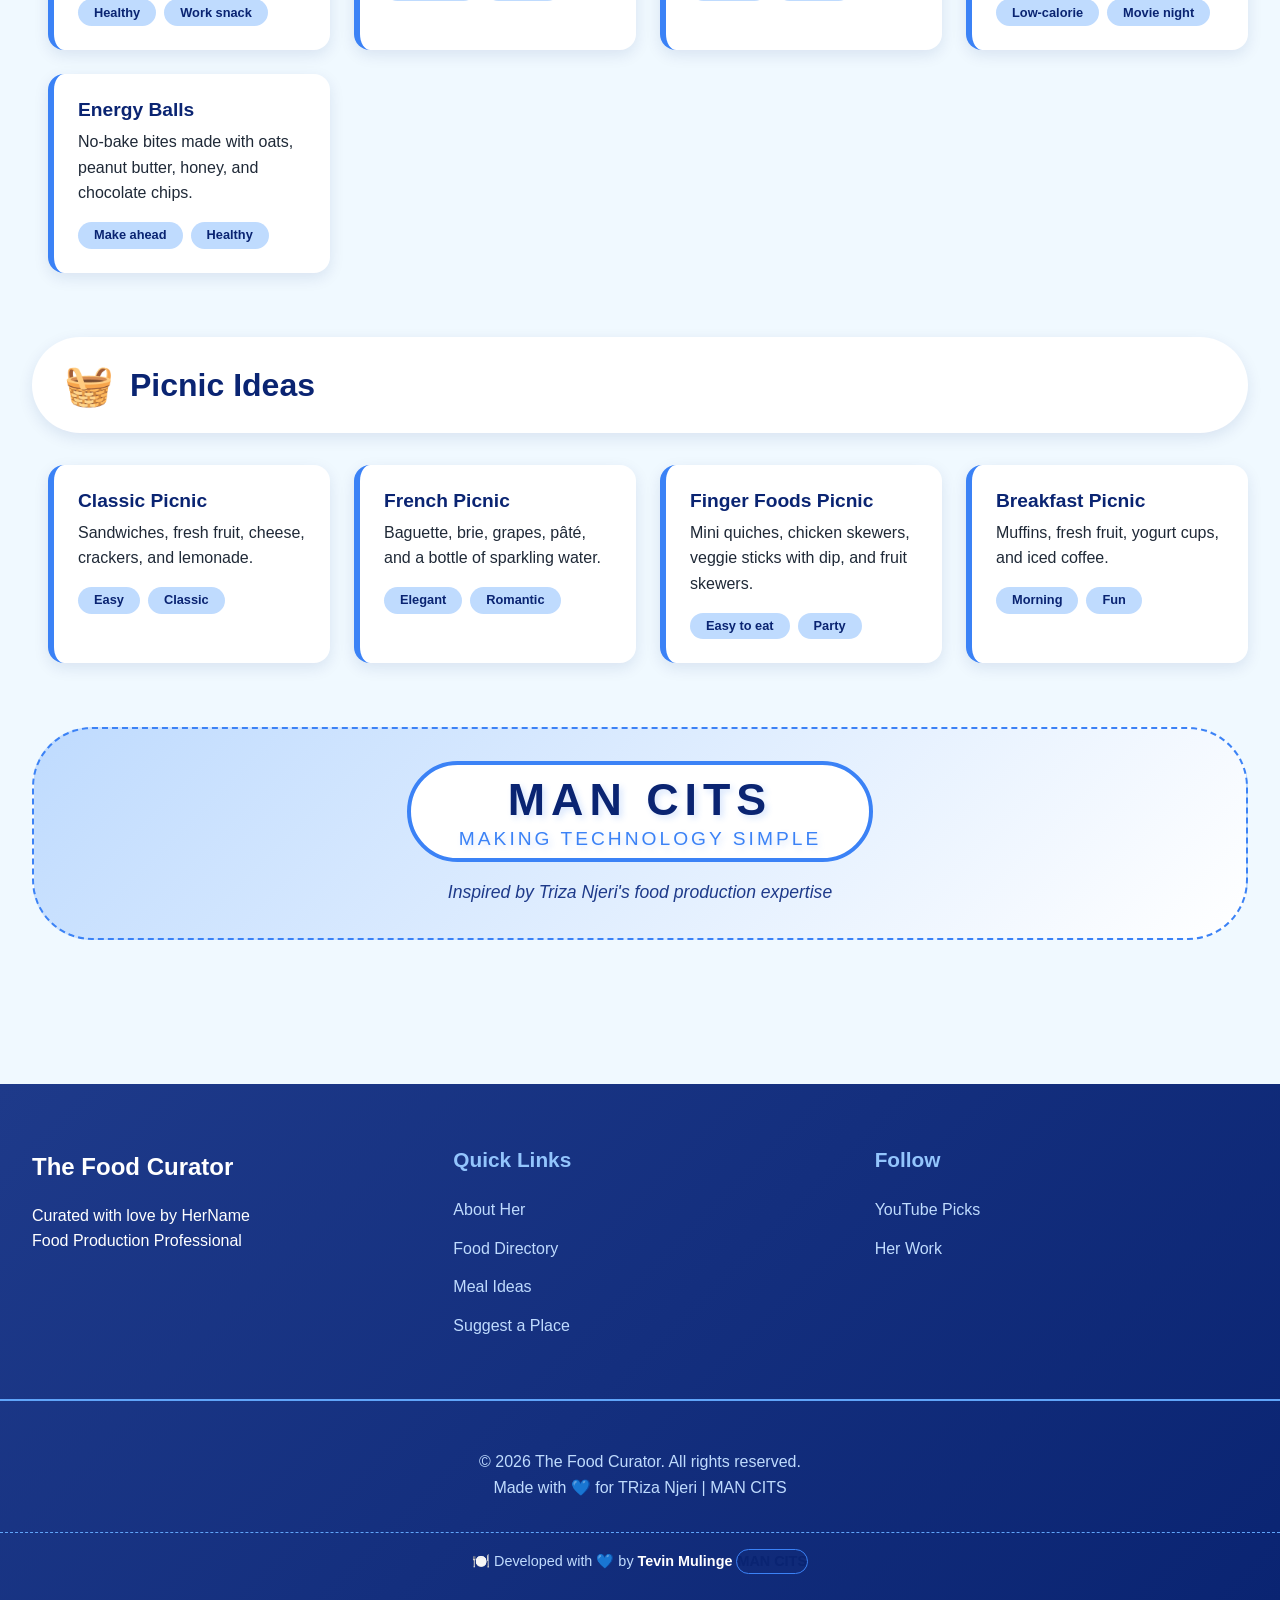
<file: meals.html>
<!DOCTYPE html>
<html lang="en">
<head>
    <meta charset="UTF-8">
    <meta name="viewport" content="width=device-width, initial-scale=1.0">
    <title>Meal Ideas | The Food Curator</title>
    <link rel="stylesheet" href="main.css">
</head>
<body>
    <header>
    <div class="header-container">
        <div class="logo">
            <h1>The Food Curator</h1>
            <span>by Triza Njeri</span>
        </div>
        
        <!-- HER PHOTO AT THE TOP -->
        <div class="profile-section">
            <img src="images/Trizah.jpg" alt="Triza Njeri" class="profile-photo" onerror="this.src='https://via.placeholder.com/50/3b82f6/ffffff?text=Her'">
            <nav>
                <ul>
                    <li><a href="index.html">Home</a></li>
                    <li><a href="about.html">About</a></li>
                    <li><a href="places.html">Food Places</a></li>
                    <li><a href="varieties.html">Food Varieties</a></li>
                    <li><a href="meals.html">Meal Ideas</a></li>
                    <li><a href="work.html">Her Work</a></li>
                    <li><a href="videos.html">Videos</a></li>
                    <li><a href="contact.html">Contact</a></li>
                </ul>
            </nav>
        </div>
    </div>
</header>
    <main>
        <!-- MAN CITS LOGO -->
        <div style="text-align: right; margin-bottom: 1rem;">
            <span class="man-cits-small">MAN CITS</span>
        </div>

        <div class="section-header">
            <h3>🍽️ Meal Ideas & Inspiration 🍽️</h3>
            <p>What to eat for every occasion - curated by Triza Njeri</p>
        </div>

        <!-- Meal Time Filters -->
        <div class="category-tabs" style="margin-bottom: 3rem;">
            <button class="tab-btn meal-filter-btn active" data-meal="all">All Meals</button>
            <button class="tab-btn meal-filter-btn" data-meal="breakfast">🍳 Breakfast</button>
            <button class="tab-btn meal-filter-btn" data-meal="lunch">🥗 Lunch</button>
            <button class="tab-btn meal-filter-btn" data-meal="dinner">🍽️ Dinner</button>
            <button class="tab-btn meal-filter-btn" data-meal="supper">🌙 Supper</button>
            <button class="tab-btn meal-filter-btn" data-meal="snacks">🍪 Snacks</button>
            <button class="tab-btn meal-filter-btn" data-meal="picnic">🧺 Picnic</button>
        </div>

        <!-- BREAKFAST SECTION -->
        <section class="meal-section" data-meal="breakfast">
            <div class="meal-time-header">
                <span class="meal-icon">🍳</span>
                <h4>Breakfast Ideas</h4>
            </div>
            
            <div class="meal-list">
                <div class="meal-item searchable-item">
                    <h5>Classic American Breakfast</h5>
                    <p>Eggs (any style), bacon or sausage, toast, and hash browns. Add pancakes if you're hungry!</p>
                    <div class="meal-tags">
                        <span class="meal-tag">Quick</span>
                        <span class="meal-tag">Classic</span>
                        <span class="meal-tag">Hearty</span>
                    </div>
                </div>
                
                <div class="meal-item searchable-item">
                    <h5>Avocado Toast</h5>
                    <p>Sourdough bread topped with mashed avocado, poached eggs, chili flakes, and lemon juice.</p>
                    <div class="meal-tags">
                        <span class="meal-tag">Healthy</span>
                        <span class="meal-tag">Trendy</span>
                        <span class="meal-tag">Vegetarian</span>
                    </div>
                </div>
                
                <div class="meal-item searchable-item">
                    <h5>French Toast</h5>
                    <p>Thick bread dipped in egg mixture, fried until golden. Top with maple syrup, berries, and powdered sugar.</p>
                    <div class="meal-tags">
                        <span class="meal-tag">Sweet</span>
                        <span class="meal-tag">Weekend</span>
                    </div>
                </div>
                
                <div class="meal-item searchable-item">
                    <h5>Healthy Smoothie Bowl</h5>
                    <p>Blend frozen bananas, berries, and yogurt. Top with granola, coconut, and fresh fruit.</p>
                    <div class="meal-tags">
                        <span class="meal-tag">Healthy</span>
                        <span class="meal-tag">Quick</span>
                        <span class="meal-tag">Vegan option</span>
                    </div>
                </div>
                
                <div class="meal-item searchable-item">
                    <h5>Breakfast Burrito</h5>
                    <p>Flour tortilla filled with scrambled eggs, cheese, beans, salsa, and avocado.</p>
                    <div class="meal-tags">
                        <span class="meal-tag">Hearty</span>
                        <span class="meal-tag">On-the-go</span>
                    </div>
                </div>
                
                <div class="meal-item searchable-item">
                    <h5>Oatmeal with Toppings</h5>
                    <p>Warm oatmeal topped with banana, berries, nuts, honey, and cinnamon.</p>
                    <div class="meal-tags">
                        <span class="meal-tag">Healthy</span>
                        <span class="meal-tag">Comfort</span>
                        <span class="meal-tag">Winter</span>
                    </div>
                </div>
            </div>
        </section>

        <!-- LUNCH SECTION -->
        <section class="meal-section" data-meal="lunch">
            <div class="meal-time-header">
                <span class="meal-icon">🥗</span>
                <h4>Lunch Ideas</h4>
            </div>
            
            <div class="meal-list">
                <div class="meal-item searchable-item">
                    <h5>Grain Bowl</h5>
                    <p>Base of quinoa or brown rice, topped with roasted vegetables, chickpeas, avocado, and tahini dressing.</p>
                    <div class="meal-tags">
                        <span class="meal-tag">Healthy</span>
                        <span class="meal-tag">Vegetarian</span>
                        <span class="meal-tag">Meal prep</span>
                    </div>
                </div>
                
                <div class="meal-item searchable-item">
                    <h5>Classic Sandwich</h5>
                    <p>Your choice of bread with turkey/roast beef, cheese, lettuce, tomato, and mustard/mayo.</p>
                    <div class="meal-tags">
                        <span class="meal-tag">Quick</span>
                        <span class="meal-tag">Classic</span>
                    </div>
                </div>
                
                <div class="meal-item searchable-item">
                    <h5>Caesar Salad</h5>
                    <p>Romaine lettuce, croutons, parmesan, and creamy Caesar dressing. Add grilled chicken for protein.</p>
                    <div class="meal-tags">
                        <span class="meal-tag">Light</span>
                        <span class="meal-tag">Classic</span>
                    </div>
                </div>
                
                <div class="meal-item searchable-item">
                    <h5>Sushi Lunch</h5>
                    <p>Assorted rolls, miso soup, and edamame. Fresh and satisfying.</p>
                    <div class="meal-tags">
                        <span class="meal-tag">Light</span>
                        <span class="meal-tag">Fresh</span>
                    </div>
                </div>
                
                <div class="meal-item searchable-item">
                    <h5>Soup & Half Sandwich</h5>
                    <p>Classic combo - tomato soup with grilled cheese or turkey club.</p>
                    <div class="meal-tags">
                        <span class="meal-tag">Comfort</span>
                        <span class="meal-tag">Classic</span>
                    </div>
                </div>
                
                <div class="meal-item searchable-item">
                    <h5>Leftovers Remix</h5>
                    <p>Transform last night's dinner into a new lunch - turn roasted veggies into a wrap, or meat into a salad.</p>
                    <div class="meal-tags">
                        <span class="meal-tag">Budget</span>
                        <span class="meal-tag">Creative</span>
                    </div>
                </div>
            </div>
        </section>

        <!-- DINNER SECTION -->
        <section class="meal-section" data-meal="dinner">
            <div class="meal-time-header">
                <span class="meal-icon">🍽️</span>
                <h4>Dinner Ideas</h4>
            </div>
            
            <div class="meal-list">
                <div class="meal-item searchable-item">
                    <h5>Grilled Salmon</h5>
                    <p>Salmon fillet with lemon and herbs, served with roasted asparagus and wild rice.</p>
                    <div class="meal-tags">
                        <span class="meal-tag">Healthy</span>
                        <span class="meal-tag">Impressive</span>
                        <span class="meal-tag">30-min</span>
                    </div>
                </div>
                
                <div class="meal-item searchable-item">
                    <h5>Homemade Pizza</h5>
                    <p>Pizza dough topped with sauce, mozzarella, and your favorite toppings. Fun to make together!</p>
                    <div class="meal-tags">
                        <span class="meal-tag">Fun</span>
                        <span class="meal-tag">Family</span>
                        <span class="meal-tag">Customizable</span>
                    </div>
                </div>
                
                <div class="meal-item searchable-item">
                    <h5>Pasta Night</h5>
                    <p>Choose your pasta - spaghetti with meatballs, fettuccine alfredo, or penne arrabbiata.</p>
                    <div class="meal-tags">
                        <span class="meal-tag">Comfort</span>
                        <span class="meal-tag">Italian</span>
                    </div>
                </div>
                
                <div class="meal-item searchable-item">
                    <h5>Stir Fry</h5>
                    <p>Quick and easy - protein and vegetables stir-fried with soy sauce, garlic, and ginger. Serve with rice.</p>
                    <div class="meal-tags">
                        <span class="meal-tag">Quick</span>
                        <span class="meal-tag">Healthy</span>
                        <span class="meal-tag">Asian</span>
                    </div>
                </div>
                
                <div class="meal-item searchable-item">
                    <h5>Taco Tuesday</h5>
                    <p>Soft or hard tacos with seasoned meat, lettuce, cheese, salsa, and sour cream.</p>
                    <div class="meal-tags">
                        <span class="meal-tag">Fun</span>
                        <span class="meal-tag">Mexican</span>
                        <span class="meal-tag">Family</span>
                    </div>
                </div>
                
                <div class="meal-item searchable-item">
                    <h5>Roast Chicken</h5>
                    <p>Whole roasted chicken with herbs, served with roasted potatoes and vegetables.</p>
                    <div class="meal-tags">
                        <span class="meal-tag">Sunday dinner</span>
                        <span class="meal-tag">Comfort</span>
                    </div>
                </div>
            </div>
        </section>

        <!-- SUPPER SECTION (Late Night) -->
        <section class="meal-section" data-meal="supper">
            <div class="meal-time-header">
                <span class="meal-icon">🌙</span>
                <h4>Supper / Late Night Ideas</h4>
            </div>
            
            <div class="meal-list">
                <div class="meal-item searchable-item">
                    <h5>Midnight Snack Board</h5>
                    <p>Assorted cheese, crackers, fruits, and nuts. Perfect for sharing.</p>
                    <div class="meal-tags">
                        <span class="meal-tag">Light</span>
                        <span class="meal-tag">Shareable</span>
                    </div>
                </div>
                
                <div class="meal-item searchable-item">
                    <h5>Ramen</h5>
                    <p>Quick instant ramen upgraded with egg, green onions, and leftover meat.</p>
                    <div class="meal-tags">
                        <span class="meal-tag">Quick</span>
                        <span class="meal-tag">Comfort</span>
                    </div>
                </div>
                
                <div class="meal-item searchable-item">
                    <h5>Grilled Cheese & Tomato Soup</h5>
                    <p>Classic comfort combo that hits the spot any time.</p>
                    <div class="meal-tags">
                        <span class="meal-tag">Comfort</span>
                        <span class="meal-tag">Quick</span>
                    </div>
                </div>
                
                <div class="meal-item searchable-item">
                    <h5>Leftovers</h5>
                    <p>Sometimes the best late night snack is yesterday's dinner!</p>
                    <div class="meal-tags">
                        <span class="meal-tag">Easy</span>
                    </div>
                </div>
            </div>
        </section>

        <!-- SNACKS SECTION -->
        <section class="meal-section" data-meal="snacks">
            <div class="meal-time-header">
                <span class="meal-icon">🍪</span>
                <h4>Snack Ideas</h4>
            </div>
            
            <div class="meal-list">
                <div class="meal-item searchable-item">
                    <h5>Healthy Snack Box</h5>
                    <p>Apple slices with peanut butter, carrot sticks with hummus, and a handful of almonds.</p>
                    <div class="meal-tags">
                        <span class="meal-tag">Healthy</span>
                        <span class="meal-tag">Work snack</span>
                    </div>
                </div>
                
                <div class="meal-item searchable-item">
                    <h5>Trail Mix</h5>
                    <p>Mix of nuts, dried fruit, chocolate chips, and pretzels.</p>
                    <div class="meal-tags">
                        <span class="meal-tag">On-the-go</span>
                        <span class="meal-tag">Energy</span>
                    </div>
                </div>
                
                <div class="meal-item searchable-item">
                    <h5>Greek Yogurt Parfait</h5>
                    <p>Greek yogurt layered with granola and fresh berries.</p>
                    <div class="meal-tags">
                        <span class="meal-tag">Healthy</span>
                        <span class="meal-tag">Protein</span>
                    </div>
                </div>
                
                <div class="meal-item searchable-item">
                    <h5>Popcorn</h5>
                    <p>Air-popped popcorn with nutritional yeast or your favorite seasonings.</p>
                    <div class="meal-tags">
                        <span class="meal-tag">Low-calorie</span>
                        <span class="meal-tag">Movie night</span>
                    </div>
                </div>
                
                <div class="meal-item searchable-item">
                    <h5>Energy Balls</h5>
                    <p>No-bake bites made with oats, peanut butter, honey, and chocolate chips.</p>
                    <div class="meal-tags">
                        <span class="meal-tag">Make ahead</span>
                        <span class="meal-tag">Healthy</span>
                    </div>
                </div>
            </div>
        </section>

        <!-- PICNIC SECTION -->
        <section class="meal-section" data-meal="picnic">
            <div class="meal-time-header">
                <span class="meal-icon">🧺</span>
                <h4>Picnic Ideas</h4>
            </div>
            
            <div class="meal-list">
                <div class="meal-item searchable-item">
                    <h5>Classic Picnic</h5>
                    <p>Sandwiches, fresh fruit, cheese, crackers, and lemonade.</p>
                    <div class="meal-tags">
                        <span class="meal-tag">Easy</span>
                        <span class="meal-tag">Classic</span>
                    </div>
                </div>
                
                <div class="meal-item searchable-item">
                    <h5>French Picnic</h5>
                    <p>Baguette, brie, grapes, pâté, and a bottle of sparkling water.</p>
                    <div class="meal-tags">
                        <span class="meal-tag">Elegant</span>
                        <span class="meal-tag">Romantic</span>
                    </div>
                </div>
                
                <div class="meal-item searchable-item">
                    <h5>Finger Foods Picnic</h5>
                    <p>Mini quiches, chicken skewers, veggie sticks with dip, and fruit skewers.</p>
                    <div class="meal-tags">
                        <span class="meal-tag">Easy to eat</span>
                        <span class="meal-tag">Party</span>
                    </div>
                </div>
                
                <div class="meal-item searchable-item">
                    <h5>Breakfast Picnic</h5>
                    <p>Muffins, fresh fruit, yogurt cups, and iced coffee.</p>
                    <div class="meal-tags">
                        <span class="meal-tag">Morning</span>
                        <span class="meal-tag">Fun</span>
                    </div>
                </div>
            </div>
        </section>

        <!-- MAN CITS SECTION -->
        <div class="man-cits-section">
            <div class="man-cits-logo">
                MAN CITS
                <span>Making Technology Simple</span>
            </div>
            <p class="man-cits-sub">Inspired by Triza Njeri's food production expertise</p>
        </div>
    </main>

    <footer>
        <div class="footer-container">
            <div class="footer-section">
                <div class="footer-logo">The Food Curator</div>
                <p>Curated with love by HerName</p>
                <p>Food Production Professional</p>
            </div>
            <div class="footer-section">
                <h4>Quick Links</h4>
                <ul>
                    <li><a href="about.html">About Her</a></li>
                    <li><a href="places.html">Food Directory</a></li>
                    <li><a href="meals.html">Meal Ideas</a></li>
                    <li><a href="contact.html">Suggest a Place</a></li>
                </ul>
            </div>
            <div class="footer-section">
                <h4>Follow</h4>
                <ul>
                    <li><a href="videos.html">YouTube Picks</a></li>
                    <li><a href="portfolio.html">Her Work</a></li>
                </ul>
            </div>
        </div>
        <div class="copyright">
            <p>© <span class="current-year">2025</span> The Food Curator. All rights reserved.</p>
            <p>Made with 💙 for TRiza Njeri | MAN CITS</p>
        </div>
        <div class="developer-credit">
    <p>🍽️ Developed with 💙 by <strong>Tevin Mulinge</strong> <span class="man-cits-small" style="background: transparent; padding: 0;">MAN CITS</span></p>
</div>
    </footer>

    <script src="main.js"></script>
</body>
</html>
</file>
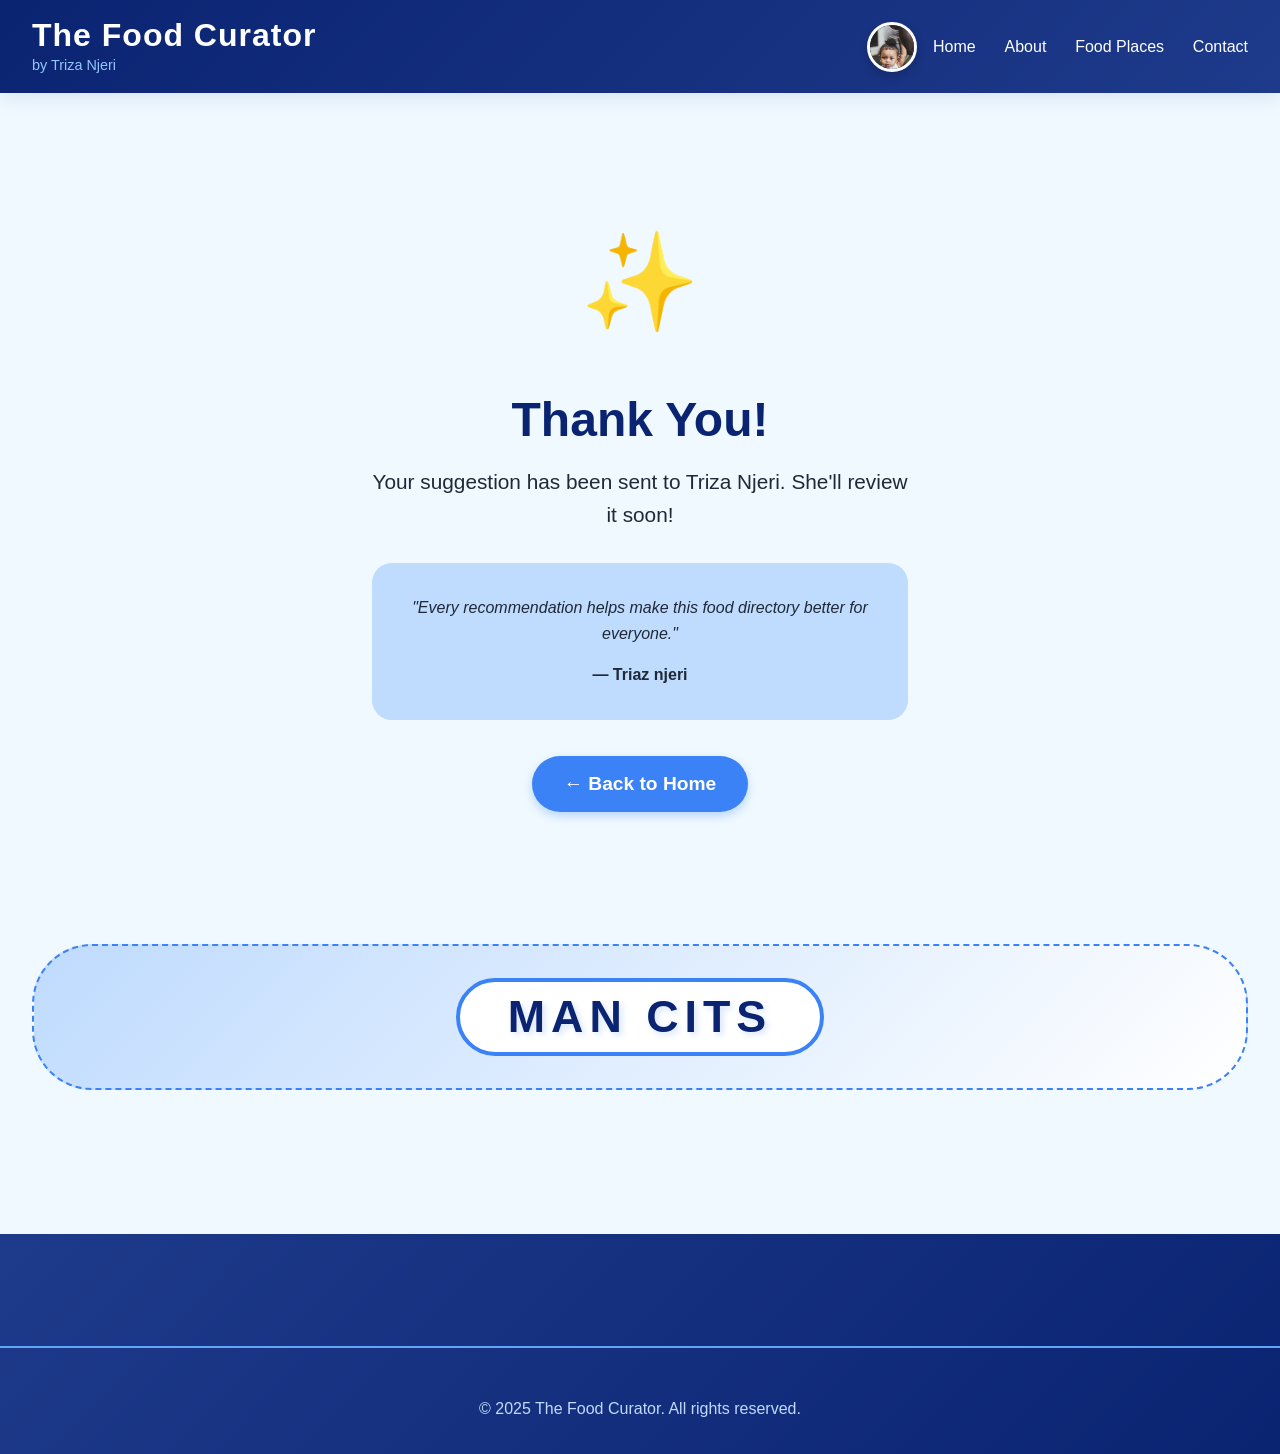
<file: thanks.html>
<!DOCTYPE html>
<html lang="en">
<head>
    <meta charset="UTF-8">
    <meta name="viewport" content="width=device-width, initial-scale=1.0">
    <title>Thank You | The Food Curator</title>
    <link rel="stylesheet" href="main.css">
</head>
<body>
    <header>
        <div class="header-container">
            <div class="logo">
                <h1>The Food Curator</h1>
                <span>by Triza Njeri</span>
            </div>
            <div class="profile-section">
                <img src="images/Trizah.jpg" alt="Trizah Njeri" class="profile-photo">
                <nav>
                    <ul>
                        <li><a href="index.html">Home</a></li>
                        <li><a href="about.html">About</a></li>
                        <li><a href="places.html">Food Places</a></li>
                        <li><a href="contact.html">Contact</a></li>
                    </ul>
                </nav>
            </div>
        </div>
    </header>

    <main>
        <div style="text-align: center; padding: 5rem 2rem; max-width: 600px; margin: 0 auto;">
            <div style="font-size: 6rem; margin-bottom: 2rem;">✨</div>
            <h1 style="color: var(--deep-blue); font-size: 3rem; margin-bottom: 1rem;">Thank You!</h1>
            <p style="font-size: 1.3rem; margin-bottom: 2rem;">Your suggestion has been sent to Triza Njeri. She'll review it soon!</p>
            <div style="background: var(--sky-soft); padding: 2rem; border-radius: 20px; margin-bottom: 2rem;">
                <p style="font-style: italic;">"Every recommendation helps make this food directory better for everyone."</p>
                <p style="margin-top: 1rem; font-weight: 600;">— Triaz njeri</p>
            </div>
            <a href="index.html" class="btn" style="font-size: 1.2rem;">← Back to Home</a>
        </div>
        
        <!-- MAN CITS -->
        <div class="man-cits-section" style="margin-top: 3rem;">
            <div class="man-cits-logo">MAN CITS</div>
        </div>
    </main>

    <footer>
        <!-- Same footer as other pages -->
        <div class="copyright">
            <p>© <span class="current-year">2025</span> The Food Curator. All rights reserved.</p>
        </div>
    </footer>
</body>
</html>
</file>
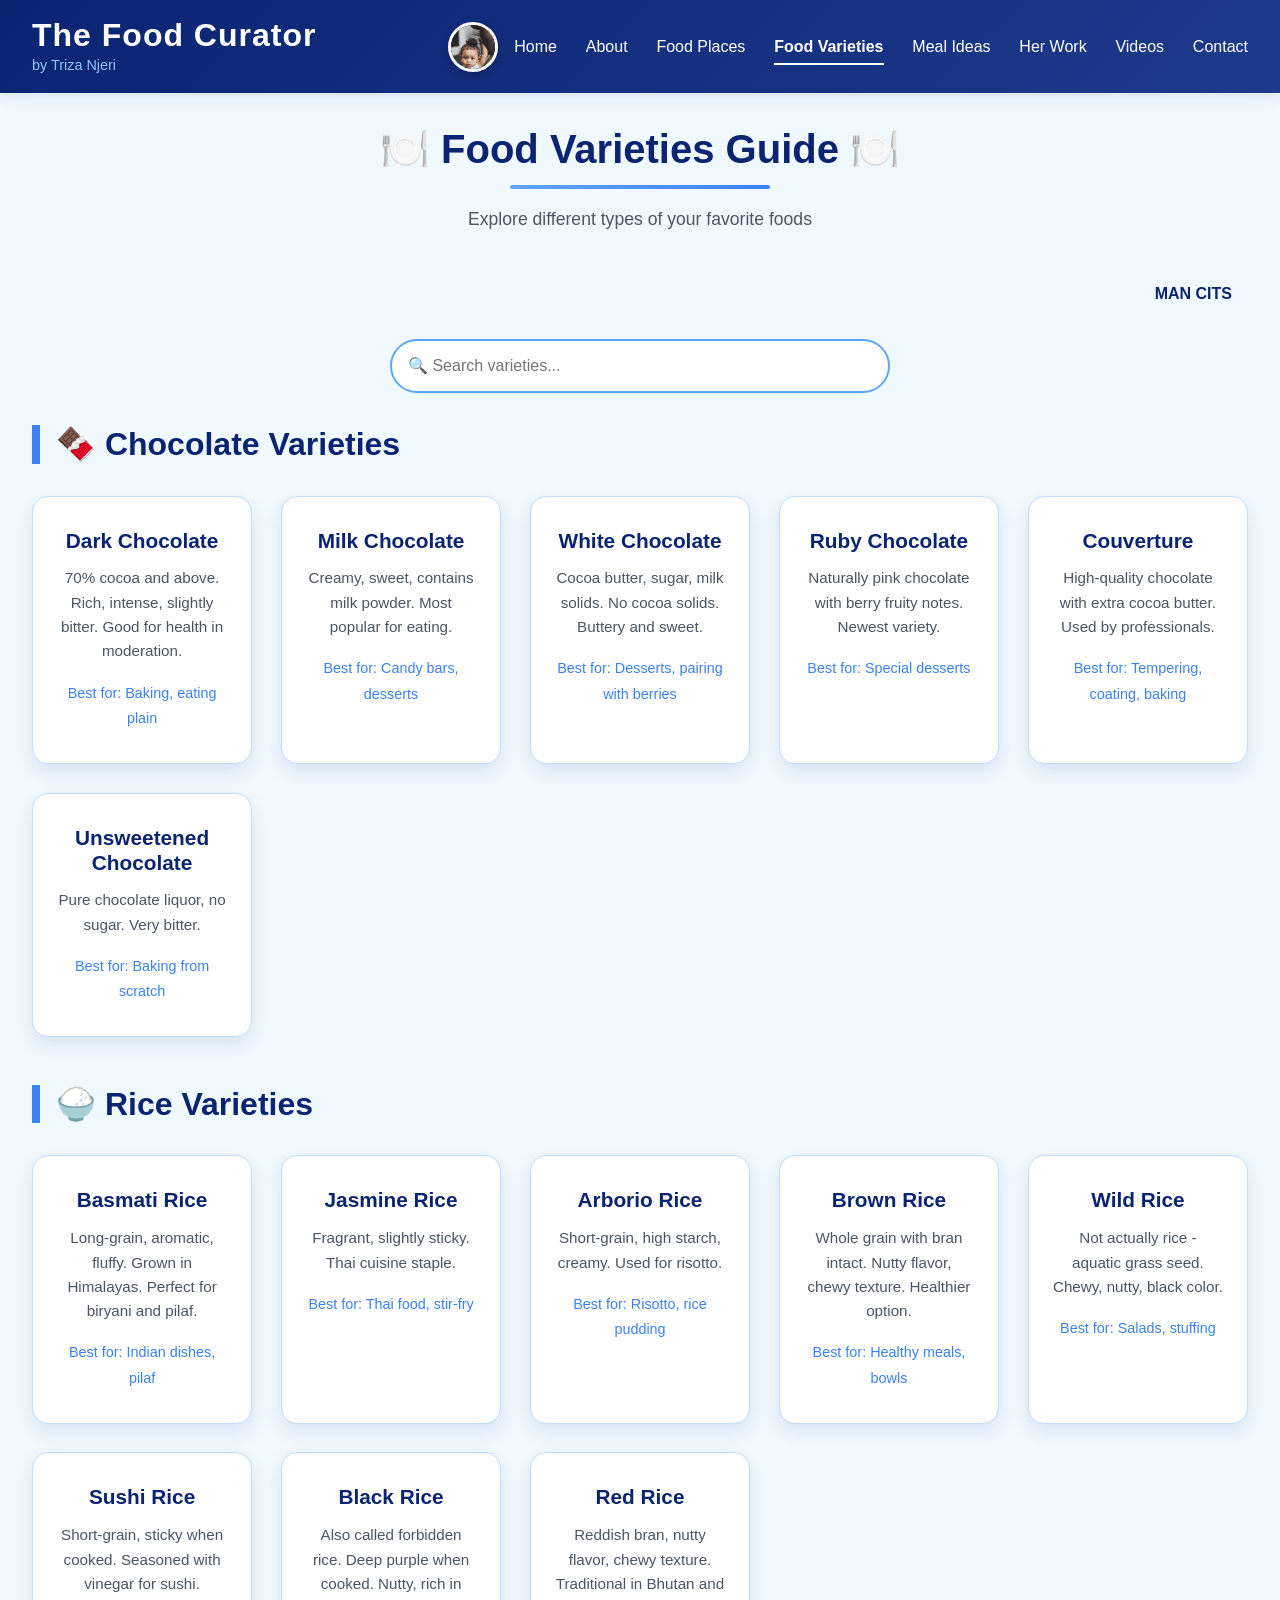
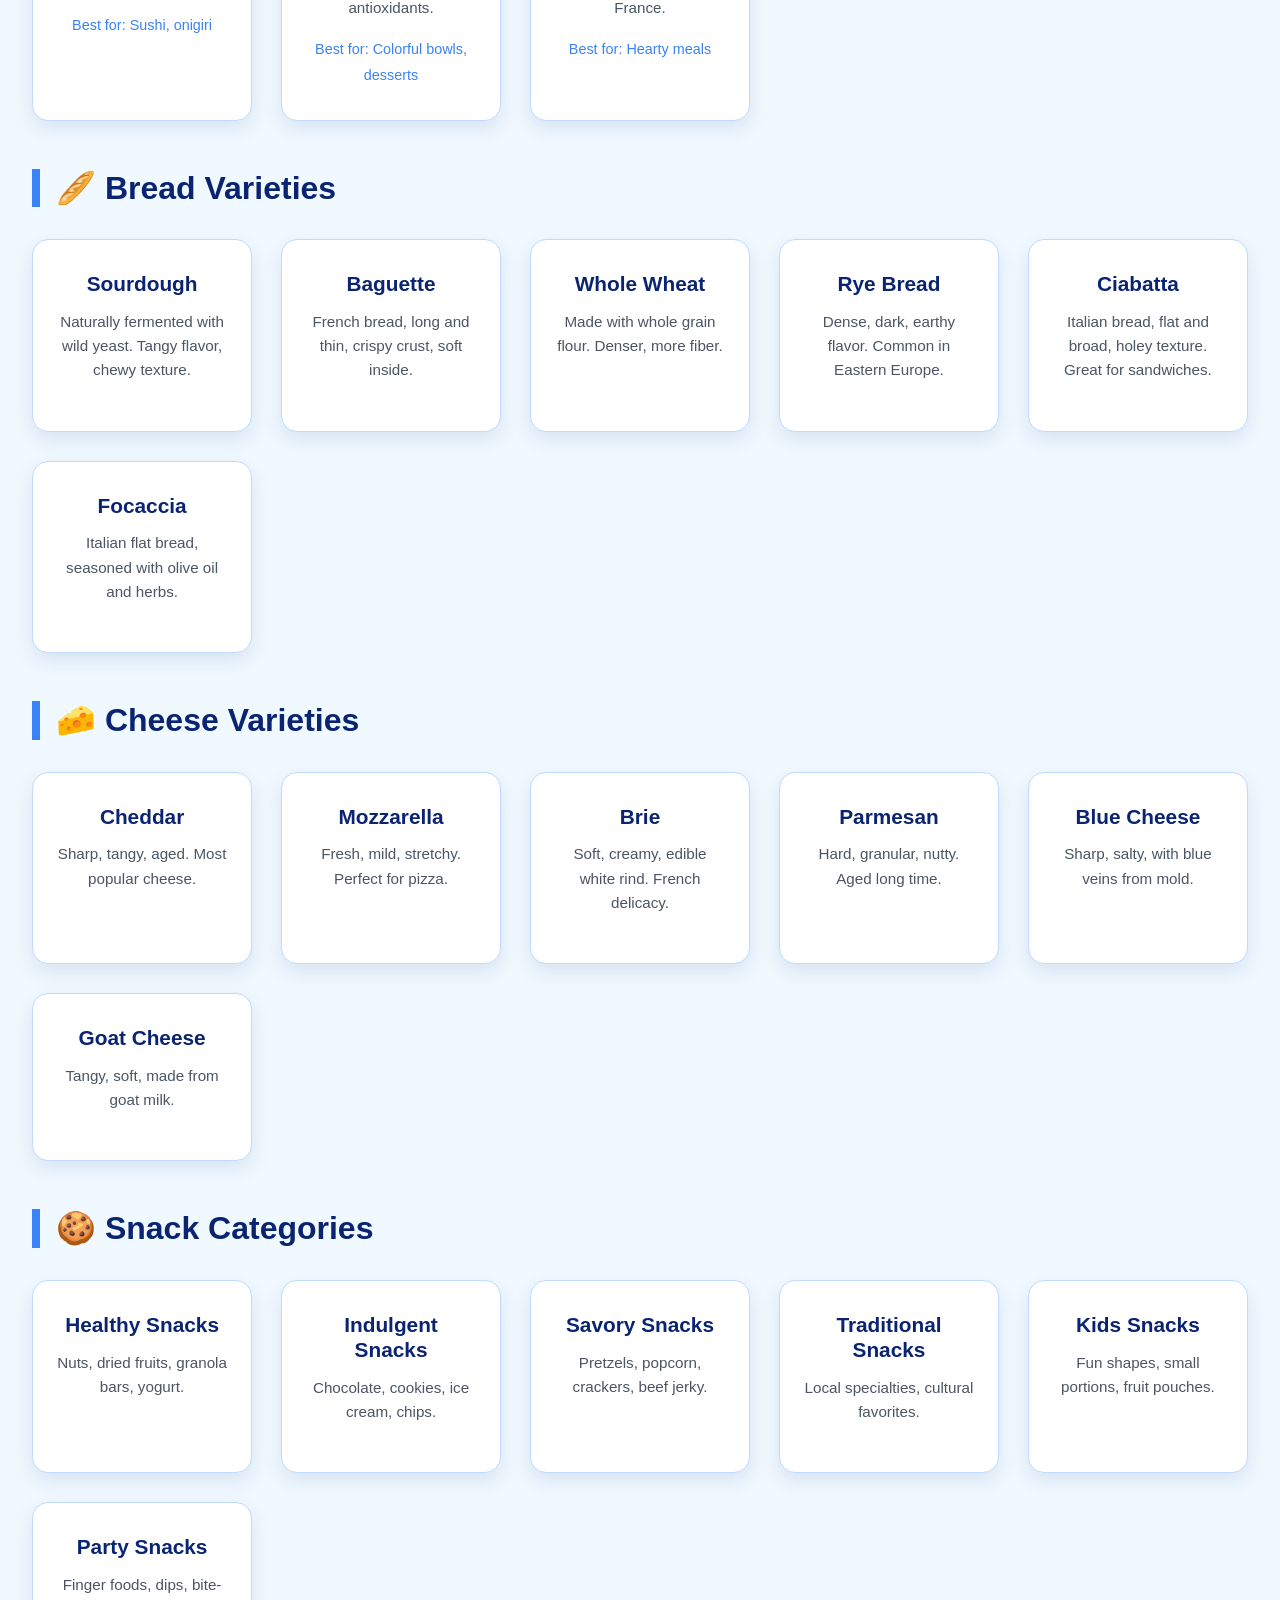
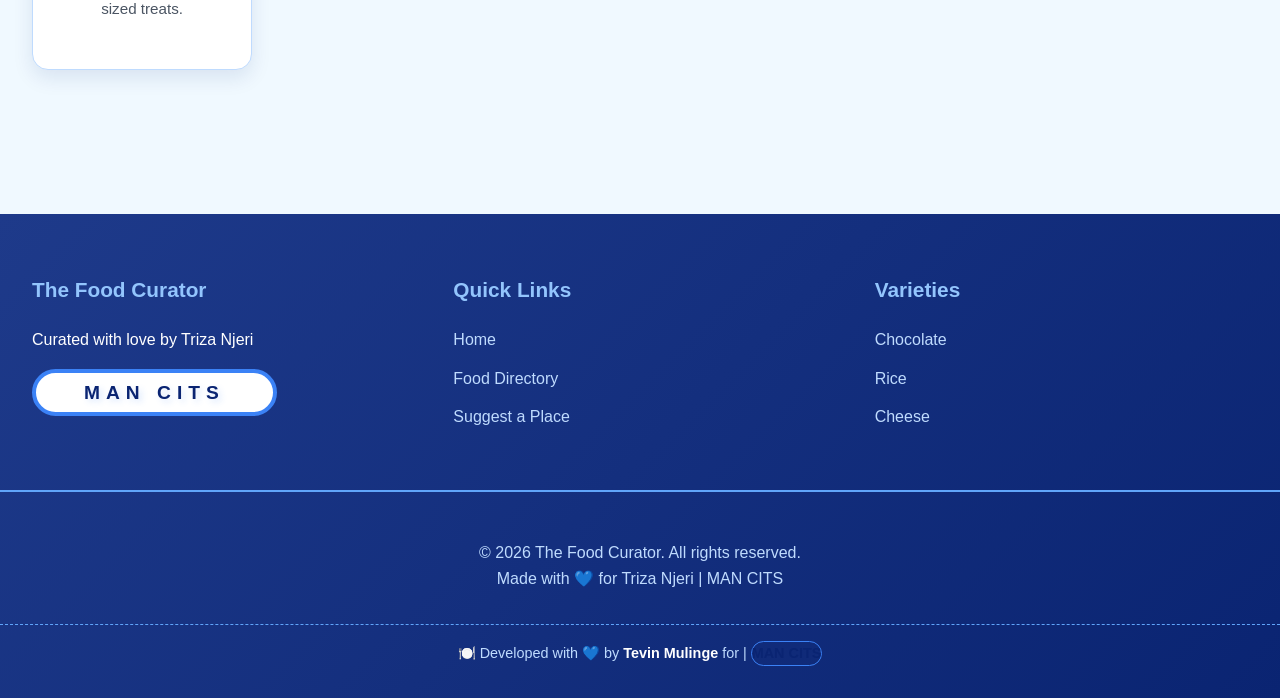
<file: varieties.html>
<!DOCTYPE html>
<html lang="en">
<head>
    <meta charset="UTF-8">
    <meta name="viewport" content="width=device-width, initial-scale=1.0">
    <title>Food Varieties | The Food Curator</title>
    <link rel="stylesheet" href="main.css">
</head>
<body>
    <header>
    <div class="header-container">
        <div class="logo">
            <h1>The Food Curator</h1>
            <span>by Triza Njeri</span>
        </div>
        
        <!-- HER PHOTO AT THE TOP -->
        <div class="profile-section">
            <img src="images/Trizah.jpg" alt="Triza Njeri" class="profile-photo" onerror="this.src='https://via.placeholder.com/50/3b82f6/ffffff?text=Her'">
            <nav>
                <ul>
                    <li><a href="index.html">Home</a></li>
                    <li><a href="about.html">About</a></li>
                    <li><a href="places.html">Food Places</a></li>
                    <li><a href="varieties.html">Food Varieties</a></li>
                    <li><a href="meals.html">Meal Ideas</a></li>
                    <li><a href="work.html">Her Work</a></li>
                    <li><a href="videos.html">Videos</a></li>
                    <li><a href="contact.html">Contact</a></li>
                </ul>
            </nav>
        </div>
    </div>
</header>
    <main>
        <div class="section-header">
            <h3>🍽️ Food Varieties Guide 🍽️</h3>
            <p>Explore different types of your favorite foods</p>
        </div>

        <!-- MAN CITS LOGO (small) -->
        <div style="text-align: right; margin-bottom: 1rem;">
            <span style="background: var(--very-light-blue); padding: 0.2rem 1rem; border-radius: 20px; font-weight: bold; color: var(--deep-blue);">
                MAN CITS
            </span>
        </div>

        <!-- Search Bar -->
        <div style="max-width: 500px; margin: 2rem auto;">
            <input type="text" id="searchInput" placeholder="🔍 Search varieties..." style="width: 100%; padding: 1rem; border: 2px solid var(--light-blue); border-radius: 50px; font-size: 1rem;">
        </div>

        <!-- CHOCOLATE VARIETIES -->
        <section style="margin-bottom: 3rem;">
            <h4 style="color: var(--deep-blue); font-size: 2rem; margin-bottom: 1.5rem; border-left: 8px solid var(--medium-blue); padding-left: 1rem;">🍫 Chocolate Varieties</h4>
            
            <div class="variety-grid">
                <div class="variety-item searchable-item">
                    <h5>Dark Chocolate</h5>
                    <p>70% cocoa and above. Rich, intense, slightly bitter. Good for health in moderation.</p>
                    <span style="color: var(--medium-blue); font-size: 0.9rem;">Best for: Baking, eating plain</span>
                </div>
                
                <div class="variety-item searchable-item">
                    <h5>Milk Chocolate</h5>
                    <p>Creamy, sweet, contains milk powder. Most popular for eating.</p>
                    <span style="color: var(--medium-blue); font-size: 0.9rem;">Best for: Candy bars, desserts</span>
                </div>
                
                <div class="variety-item searchable-item">
                    <h5>White Chocolate</h5>
                    <p>Cocoa butter, sugar, milk solids. No cocoa solids. Buttery and sweet.</p>
                    <span style="color: var(--medium-blue); font-size: 0.9rem;">Best for: Desserts, pairing with berries</span>
                </div>
                
                <div class="variety-item searchable-item">
                    <h5>Ruby Chocolate</h5>
                    <p>Naturally pink chocolate with berry fruity notes. Newest variety.</p>
                    <span style="color: var(--medium-blue); font-size: 0.9rem;">Best for: Special desserts</span>
                </div>
                
                <div class="variety-item searchable-item">
                    <h5>Couverture</h5>
                    <p>High-quality chocolate with extra cocoa butter. Used by professionals.</p>
                    <span style="color: var(--medium-blue); font-size: 0.9rem;">Best for: Tempering, coating, baking</span>
                </div>
                
                <div class="variety-item searchable-item">
                    <h5>Unsweetened Chocolate</h5>
                    <p>Pure chocolate liquor, no sugar. Very bitter.</p>
                    <span style="color: var(--medium-blue); font-size: 0.9rem;">Best for: Baking from scratch</span>
                </div>
            </div>
        </section>

        <!-- RICE VARIETIES -->
        <section style="margin-bottom: 3rem;">
            <h4 style="color: var(--deep-blue); font-size: 2rem; margin-bottom: 1.5rem; border-left: 8px solid var(--medium-blue); padding-left: 1rem;">🍚 Rice Varieties</h4>
            
            <div class="variety-grid">
                <div class="variety-item searchable-item">
                    <h5>Basmati Rice</h5>
                    <p>Long-grain, aromatic, fluffy. Grown in Himalayas. Perfect for biryani and pilaf.</p>
                    <span style="color: var(--medium-blue); font-size: 0.9rem;">Best for: Indian dishes, pilaf</span>
                </div>
                
                <div class="variety-item searchable-item">
                    <h5>Jasmine Rice</h5>
                    <p>Fragrant, slightly sticky. Thai cuisine staple.</p>
                    <span style="color: var(--medium-blue); font-size: 0.9rem;">Best for: Thai food, stir-fry</span>
                </div>
                
                <div class="variety-item searchable-item">
                    <h5>Arborio Rice</h5>
                    <p>Short-grain, high starch, creamy. Used for risotto.</p>
                    <span style="color: var(--medium-blue); font-size: 0.9rem;">Best for: Risotto, rice pudding</span>
                </div>
                
                <div class="variety-item searchable-item">
                    <h5>Brown Rice</h5>
                    <p>Whole grain with bran intact. Nutty flavor, chewy texture. Healthier option.</p>
                    <span style="color: var(--medium-blue); font-size: 0.9rem;">Best for: Healthy meals, bowls</span>
                </div>
                
                <div class="variety-item searchable-item">
                    <h5>Wild Rice</h5>
                    <p>Not actually rice - aquatic grass seed. Chewy, nutty, black color.</p>
                    <span style="color: var(--medium-blue); font-size: 0.9rem;">Best for: Salads, stuffing</span>
                </div>
                
                <div class="variety-item searchable-item">
                    <h5>Sushi Rice</h5>
                    <p>Short-grain, sticky when cooked. Seasoned with vinegar for sushi.</p>
                    <span style="color: var(--medium-blue); font-size: 0.9rem;">Best for: Sushi, onigiri</span>
                </div>
                
                <div class="variety-item searchable-item">
                    <h5>Black Rice</h5>
                    <p>Also called forbidden rice. Deep purple when cooked. Nutty, rich in antioxidants.</p>
                    <span style="color: var(--medium-blue); font-size: 0.9rem;">Best for: Colorful bowls, desserts</span>
                </div>
                
                <div class="variety-item searchable-item">
                    <h5>Red Rice</h5>
                    <p>Reddish bran, nutty flavor, chewy texture. Traditional in Bhutan and France.</p>
                    <span style="color: var(--medium-blue); font-size: 0.9rem;">Best for: Hearty meals</span>
                </div>
            </div>
        </section>

        <!-- BREAD VARIETIES -->
        <section style="margin-bottom: 3rem;">
            <h4 style="color: var(--deep-blue); font-size: 2rem; margin-bottom: 1.5rem; border-left: 8px solid var(--medium-blue); padding-left: 1rem;">🥖 Bread Varieties</h4>
            
            <div class="variety-grid">
                <div class="variety-item searchable-item">
                    <h5>Sourdough</h5>
                    <p>Naturally fermented with wild yeast. Tangy flavor, chewy texture.</p>
                </div>
                <div class="variety-item searchable-item">
                    <h5>Baguette</h5>
                    <p>French bread, long and thin, crispy crust, soft inside.</p>
                </div>
                <div class="variety-item searchable-item">
                    <h5>Whole Wheat</h5>
                    <p>Made with whole grain flour. Denser, more fiber.</p>
                </div>
                <div class="variety-item searchable-item">
                    <h5>Rye Bread</h5>
                    <p>Dense, dark, earthy flavor. Common in Eastern Europe.</p>
                </div>
                <div class="variety-item searchable-item">
                    <h5>Ciabatta</h5>
                    <p>Italian bread, flat and broad, holey texture. Great for sandwiches.</p>
                </div>
                <div class="variety-item searchable-item">
                    <h5>Focaccia</h5>
                    <p>Italian flat bread, seasoned with olive oil and herbs.</p>
                </div>
            </div>
        </section>

        <!-- CHEESE VARIETIES -->
        <section style="margin-bottom: 3rem;">
            <h4 style="color: var(--deep-blue); font-size: 2rem; margin-bottom: 1.5rem; border-left: 8px solid var(--medium-blue); padding-left: 1rem;">🧀 Cheese Varieties</h4>
            
            <div class="variety-grid">
                <div class="variety-item searchable-item">
                    <h5>Cheddar</h5>
                    <p>Sharp, tangy, aged. Most popular cheese.</p>
                </div>
                <div class="variety-item searchable-item">
                    <h5>Mozzarella</h5>
                    <p>Fresh, mild, stretchy. Perfect for pizza.</p>
                </div>
                <div class="variety-item searchable-item">
                    <h5>Brie</h5>
                    <p>Soft, creamy, edible white rind. French delicacy.</p>
                </div>
                <div class="variety-item searchable-item">
                    <h5>Parmesan</h5>
                    <p>Hard, granular, nutty. Aged long time.</p>
                </div>
                <div class="variety-item searchable-item">
                    <h5>Blue Cheese</h5>
                    <p>Sharp, salty, with blue veins from mold.</p>
                </div>
                <div class="variety-item searchable-item">
                    <h5>Goat Cheese</h5>
                    <p>Tangy, soft, made from goat milk.</p>
                </div>
            </div>
        </section>

        <!-- SNACK VARIETIES -->
        <section style="margin-bottom: 3rem;">
            <h4 style="color: var(--deep-blue); font-size: 2rem; margin-bottom: 1.5rem; border-left: 8px solid var(--medium-blue); padding-left: 1rem;">🍪 Snack Categories</h4>
            
            <div class="variety-grid">
                <div class="variety-item searchable-item">
                    <h5>Healthy Snacks</h5>
                    <p>Nuts, dried fruits, granola bars, yogurt.</p>
                </div>
                <div class="variety-item searchable-item">
                    <h5>Indulgent Snacks</h5>
                    <p>Chocolate, cookies, ice cream, chips.</p>
                </div>
                <div class="variety-item searchable-item">
                    <h5>Savory Snacks</h5>
                    <p>Pretzels, popcorn, crackers, beef jerky.</p>
                </div>
                <div class="variety-item searchable-item">
                    <h5>Traditional Snacks</h5>
                    <p>Local specialties, cultural favorites.</p>
                </div>
                <div class="variety-item searchable-item">
                    <h5>Kids Snacks</h5>
                    <p>Fun shapes, small portions, fruit pouches.</p>
                </div>
                <div class="variety-item searchable-item">
                    <h5>Party Snacks</h5>
                    <p>Finger foods, dips, bite-sized treats.</p>
                </div>
            </div>
        </section>
    </main>

    <footer>
        <div class="footer-container">
            <div class="footer-section">
                <h4>The Food Curator</h4>
                <p>Curated with love by Triza Njeri</p>
                <div class="man-cits-logo" style="font-size: 1.2rem; margin-top: 1rem;">MAN CITS</div>
            </div>
            <div class="footer-section">
                <h4>Quick Links</h4>
                <ul>
                    <li><a href="index.html">Home</a></li>
                    <li><a href="places.html">Food Directory</a></li>
                    <li><a href="contact.html">Suggest a Place</a></li>
                </ul>
            </div>
            <div class="footer-section">
                <h4>Varieties</h4>
                <ul>
                    <li><a href="#chocolate">Chocolate</a></li>
                    <li><a href="#rice">Rice</a></li>
                    <li><a href="#cheese">Cheese</a></li>
                </ul>
            </div>
        </div>
        <div class="copyright">
            <p>© <span class="current-year">2025</span> The Food Curator. All rights reserved.</p>
            <p>Made with 💙 for Triza Njeri | MAN CITS</p>
        </div>
        <div class="developer-credit">
    <p>🍽️ Developed with 💙 by <strong>Tevin Mulinge</strong> for | <span class="man-cits-small" style="background: transparent; padding: 0;">MAN CITS</span></p>
</div>
    </footer>

    <script src="main.js"></script>
</body>
</html>
</file>
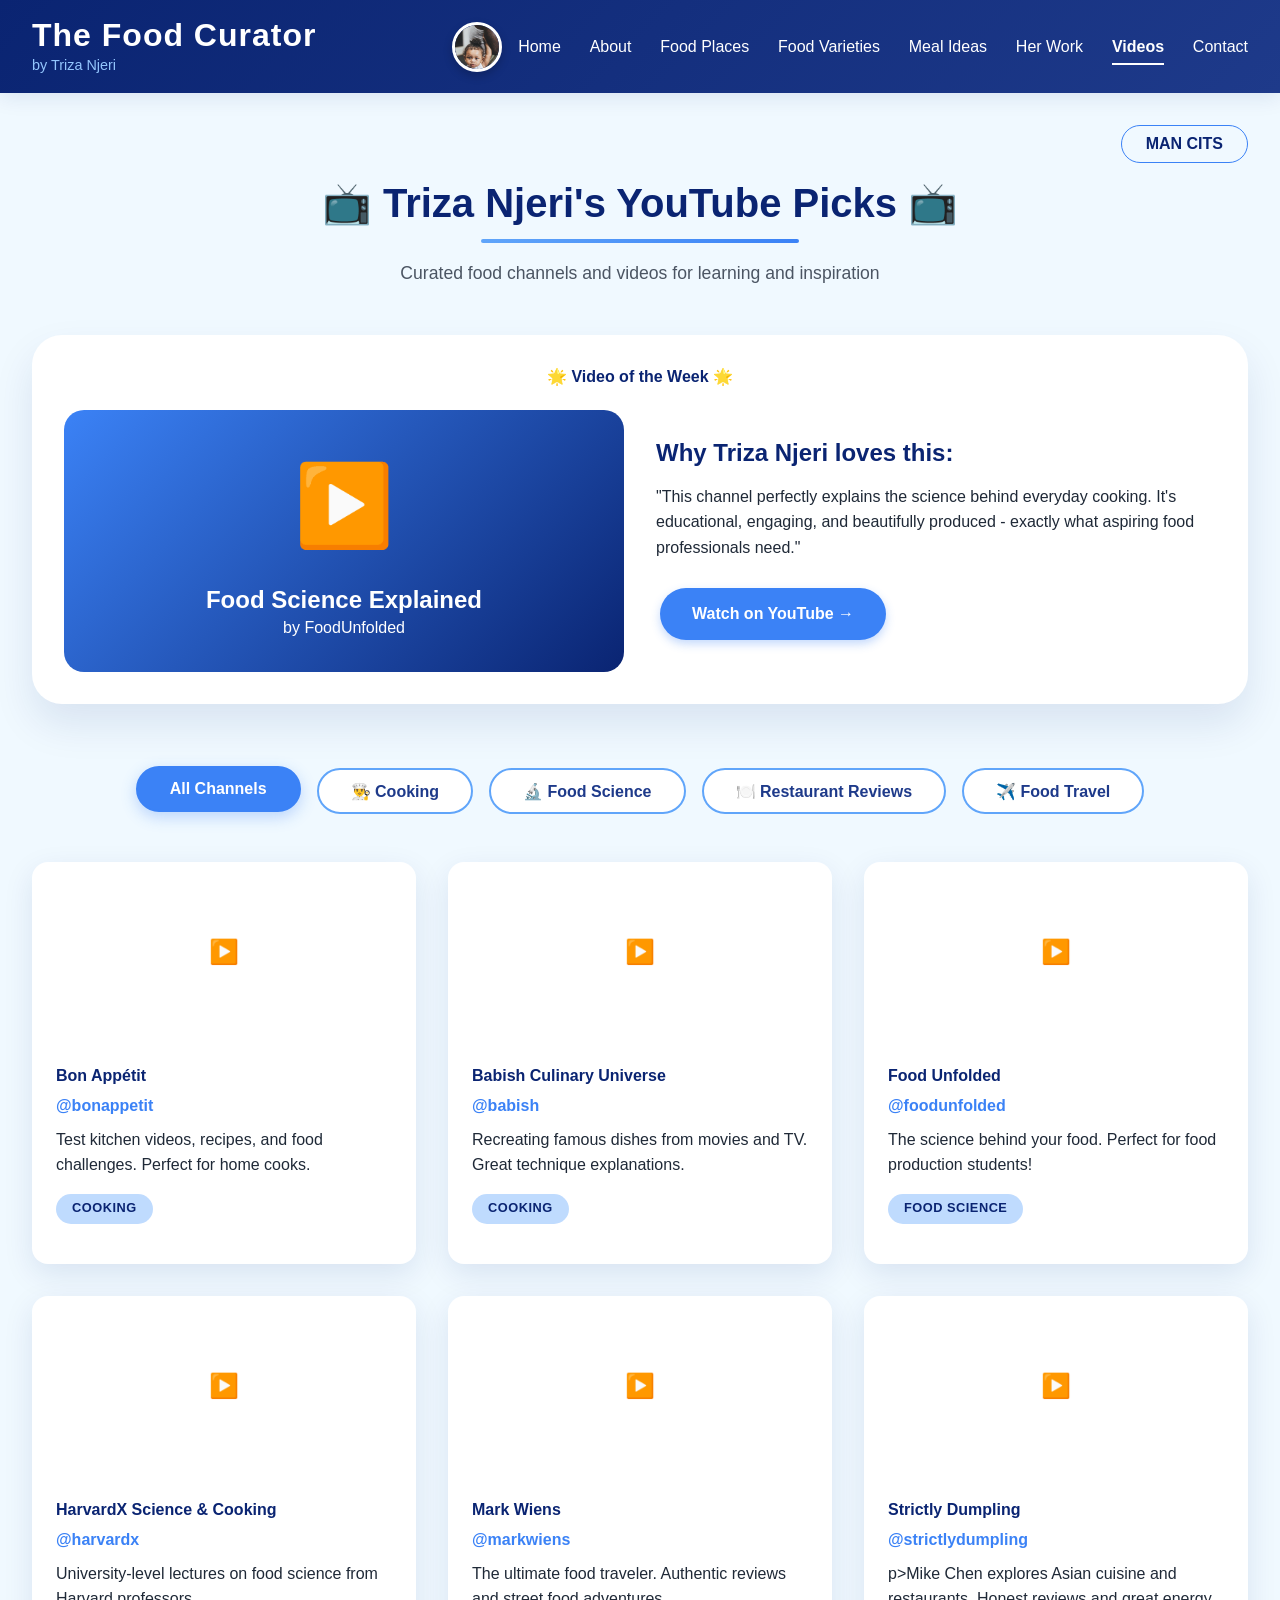
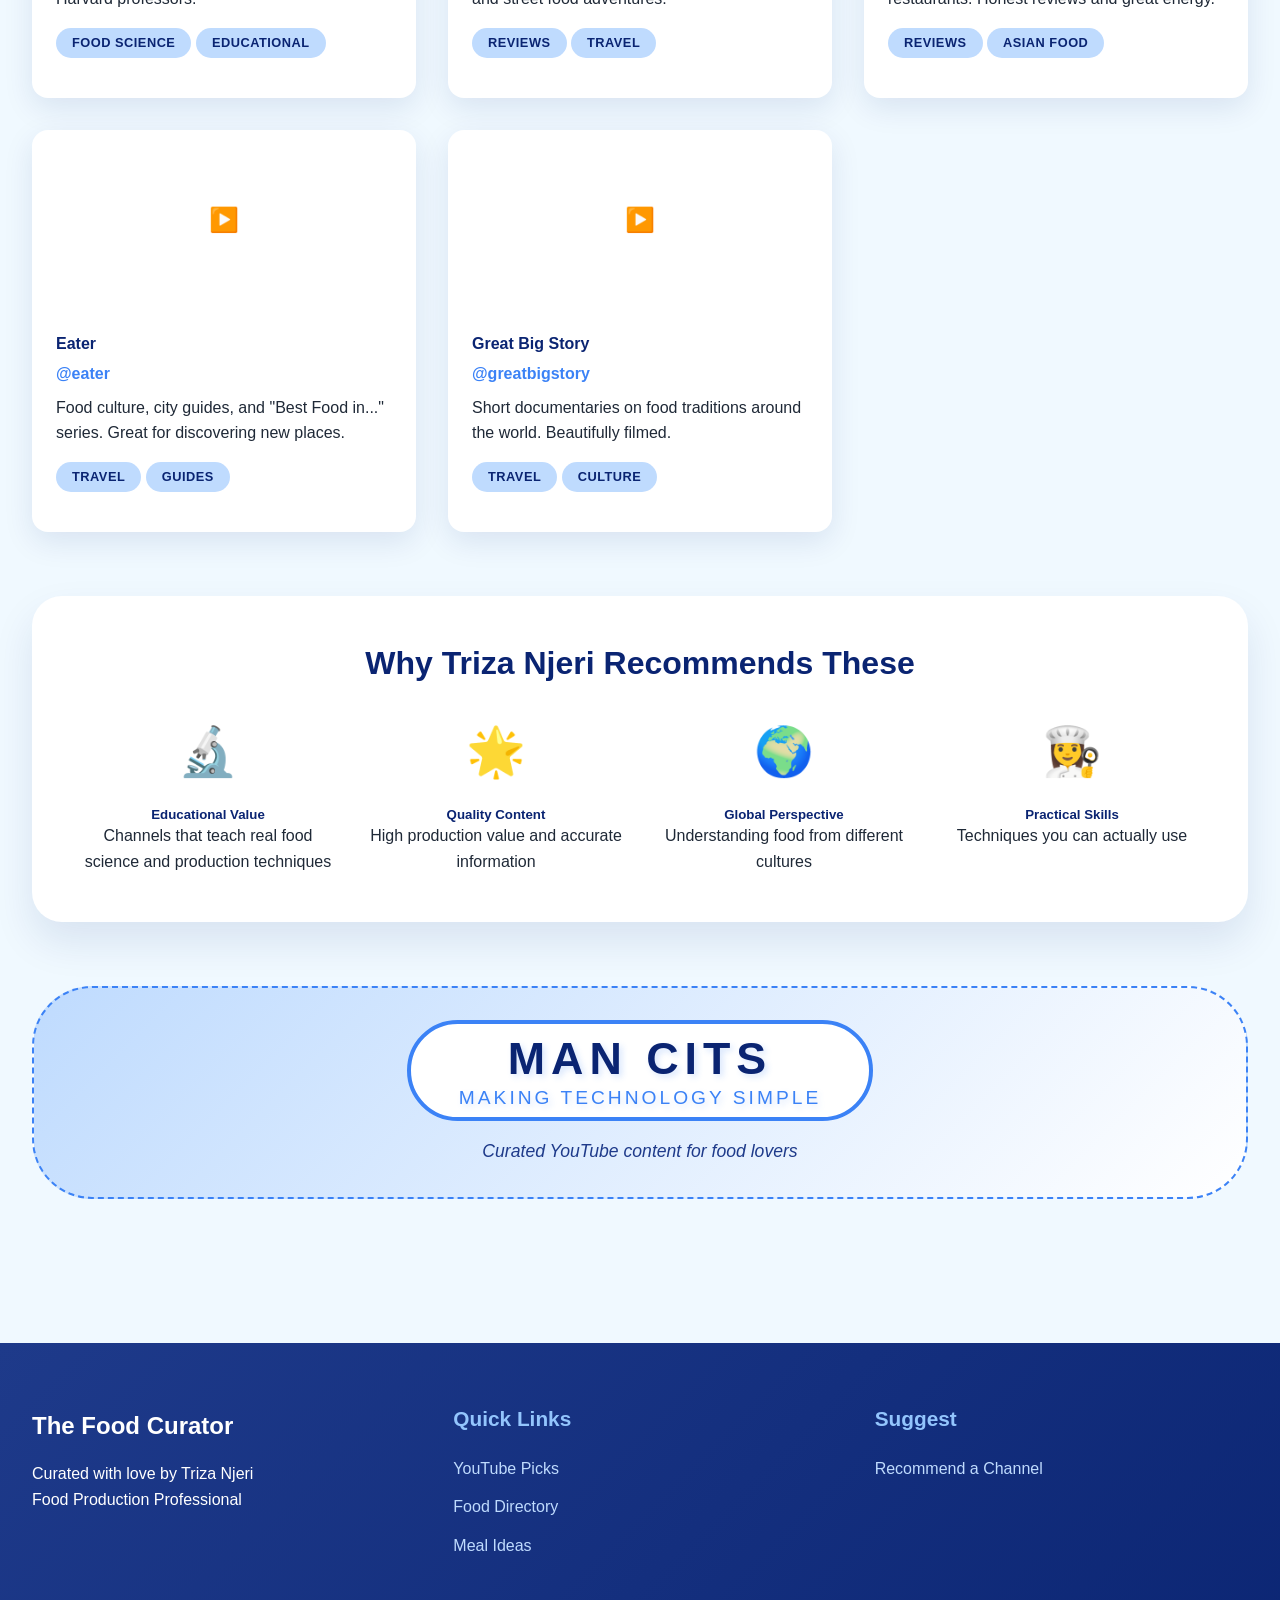
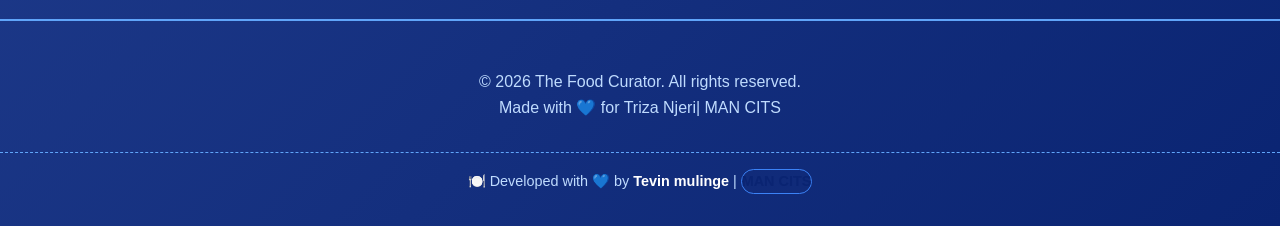
<file: videos.html>
<!DOCTYPE html>
<html lang="en">
<head>
    <meta charset="UTF-8">
    <meta name="viewport" content="width=device-width, initial-scale=1.0">
    <title>YouTube Picks | The Food Curator</title>
    <link rel="stylesheet" href="main.css">
</head>
<body>
    <header>
    <div class="header-container">
        <div class="logo">
            <h1>The Food Curator</h1>
            <span>by Triza Njeri</span>
        </div>
        
        <!-- HER PHOTO AT THE TOP -->
        <div class="profile-section">
            <img src="images/Trizah.jpg" alt="Triza Njeri" class="profile-photo" onerror="this.src='https://via.placeholder.com/50/3b82f6/ffffff?text=Her'">
            <nav>
                <ul>
                    <li><a href="index.html">Home</a></li>
                    <li><a href="about.html">About</a></li>
                    <li><a href="places.html">Food Places</a></li>
                    <li><a href="varieties.html">Food Varieties</a></li>
                    <li><a href="meals.html">Meal Ideas</a></li>
                    <li><a href="work.html">Her Work</a></li>
                    <li><a href="videos.html">Videos</a></li>
                    <li><a href="contact.html">Contact</a></li>
                </ul>
            </nav>
        </div>
    </div>
</header>

    <main>
        <!-- MAN CITS LOGO -->
        <div style="text-align: right; margin-bottom: 1rem;">
            <span class="man-cits-small">MAN CITS</span>
        </div>

        <div class="section-header">
            <h3>📺 Triza Njeri's YouTube Picks 📺</h3>
            <p>Curated food channels and videos for learning and inspiration</p>
        </div>

        <!-- Featured Video -->
        <div style="margin-bottom: 4rem; background: var(--white); border-radius: 30px; padding: 2rem; box-shadow: 0 20px 40px var(--shadow);">
            <h4 style="color: var(--deep-blue); margin-bottom: 1.5rem; text-align: center;">🌟 Video of the Week 🌟</h4>
            <div style="display: grid; grid-template-columns: 1fr 1fr; gap: 2rem; align-items: center;">
                <div>
                    <div style="background: linear-gradient(135deg, var(--medium-blue), var(--deep-blue)); border-radius: 20px; padding: 2rem; text-align: center; color: white;">
                        <div style="font-size: 5rem; margin-bottom: 1rem;">▶️</div>
                        <h5 style="color: white; font-size: 1.5rem;">Food Science Explained</h5>
                        <p>by FoodUnfolded</p>
                    </div>
                </div>
                <div>
                    <h5 style="font-size: 1.5rem; margin-bottom: 1rem;">Why Triza Njeri loves this:</h5>
                    <p style="margin-bottom: 1.5rem;">"This channel perfectly explains the science behind everyday cooking. It's educational, engaging, and beautifully produced - exactly what aspiring food professionals need."</p>
                    <a href="#" class="btn" target="_blank">Watch on YouTube →</a>
                </div>
            </div>
        </div>

        <!-- Categories -->
        <div class="category-tabs">
            <button class="tab-btn active" data-category="all">All Channels</button>
            <button class="tab-btn" data-category="cooking">👨‍🍳 Cooking</button>
            <button class="tab-btn" data-category="science">🔬 Food Science</button>
            <button class="tab-btn" data-category="reviews">🍽️ Restaurant Reviews</button>
            <button class="tab-btn" data-category="travel">✈️ Food Travel</button>
        </div>

        <!-- Video Grid -->
        <div class="video-grid">
            <!-- Cooking Channels -->
            <div class="video-card category-item" data-category="cooking">
                <div class="video-thumbnail" style="background-image: url('https://images.unsplash.com/photo-1556910103-1c02745aae4d?ixlib=rb-1.2.1&auto=format&fit=crop&w=1350&q=80');">
                    <div class="play-button" data-video-url="https://youtube.com/watch?v=example1">▶️</div>
                </div>
                <div class="video-info">
                    <h4>Bon Appétit</h4>
                    <p class="channel-name">@bonappetit</p>
                    <p>Test kitchen videos, recipes, and food challenges. Perfect for home cooks.</p>
                    <div style="margin-top: 1rem;">
                        <span class="badge">Cooking</span>
                    </div>
                </div>
            </div>

            <div class="video-card category-item" data-category="cooking">
                <div class="video-thumbnail" style="background-image: url('https://images.unsplash.com/photo-1507048331197-7d4ac70811cf?ixlib=rb-1.2.1&auto=format&fit=crop&w=1350&q=80');">
                    <div class="play-button" data-video-url="https://youtube.com/watch?v=example2">▶️</div>
                </div>
                <div class="video-info">
                    <h4>Babish Culinary Universe</h4>
                    <p class="channel-name">@babish</p>
                    <p>Recreating famous dishes from movies and TV. Great technique explanations.</p>
                    <div style="margin-top: 1rem;">
                        <span class="badge">Cooking</span>
                    </div>
                </div>
            </div>

            <!-- Food Science -->
            <div class="video-card category-item" data-category="science">
                <div class="video-thumbnail" style="background-image: url('https://images.unsplash.com/photo-1532635241-17e820acc59f?ixlib=rb-1.2.1&auto=format&fit=crop&w=1350&q=80');">
                    <div class="play-button" data-video-url="https://youtube.com/watch?v=example3">▶️</div>
                </div>
                <div class="video-info">
                    <h4>Food Unfolded</h4>
                    <p class="channel-name">@foodunfolded</p>
                    <p>The science behind your food. Perfect for food production students!</p>
                    <div style="margin-top: 1rem;">
                        <span class="badge">Food Science</span>
                    </div>
                </div>
            </div>

            <div class="video-card category-item" data-category="science">
                <div class="video-thumbnail" style="background-image: url('https://images.unsplash.com/photo-1584267385494-9fdd9a71ad75?ixlib=rb-1.2.1&auto=format&fit=crop&w=1350&q=80');">
                    <div class="play-button" data-video-url="https://youtube.com/watch?v=example4">▶️</div>
                </div>
                <div class="video-info">
                    <h4>HarvardX Science & Cooking</h4>
                    <p class="channel-name">@harvardx</p>
                    <p>University-level lectures on food science from Harvard professors.</p>
                    <div style="margin-top: 1rem;">
                        <span class="badge">Food Science</span>
                        <span class="badge">Educational</span>
                    </div>
                </div>
            </div>

            <!-- Restaurant Reviews -->
            <div class="video-card category-item" data-category="reviews">
                <div class="video-thumbnail" style="background-image: url('https://images.unsplash.com/photo-1517248135467-4c7edcad34c4?ixlib=rb-1.2.1&auto=format&fit=crop&w=1350&q=80');">
                    <div class="play-button" data-video-url="https://youtube.com/watch?v=example5">▶️</div>
                </div>
                <div class="video-info">
                    <h4>Mark Wiens</h4>
                    <p class="channel-name">@markwiens</p>
                    <p>The ultimate food traveler. Authentic reviews and street food adventures.</p>
                    <div style="margin-top: 1rem;">
                        <span class="badge">Reviews</span>
                        <span class="badge">Travel</span>
                    </div>
                </div>
            </div>

            <div class="video-card category-item" data-category="reviews">
                <div class="video-thumbnail" style="background-image: url('https://images.unsplash.com/photo-1559339352-11d035aa65de?ixlib=rb-1.2.1&auto=format&fit=crop&w=1350&q=80');">
                    <div class="play-button" data-video-url="https://youtube.com/watch?v=example6">▶️</div>
                </div>
                <div class="video-info">
                    <h4>Strictly Dumpling</h4>
                    <p class="channel-name">@strictlydumpling</p>
                    p>Mike Chen explores Asian cuisine and restaurants. Honest reviews and great energy.</p>
                    <div style="margin-top: 1rem;">
                        <span class="badge">Reviews</span>
                        <span class="badge">Asian Food</span>
                    </div>
                </div>
            </div>

            <!-- Food Travel -->
            <div class="video-card category-item" data-category="travel">
                <div class="video-thumbnail" style="background-image: url('https://images.unsplash.com/photo-1523906834658-6e24e2384f88?ixlib=rb-1.2.1&auto=format&fit=crop&w=1350&q=80');">
                    <div class="play-button" data-video-url="https://youtube.com/watch?v=example7">▶️</div>
                </div>
                <div class="video-info">
                    <h4>Eater</h4>
                    <p class="channel-name">@eater</p>
                    <p>Food culture, city guides, and "Best Food in..." series. Great for discovering new places.</p>
                    <div style="margin-top: 1rem;">
                        <span class="badge">Travel</span>
                        <span class="badge">Guides</span>
                    </div>
                </div>
            </div>

            <div class="video-card category-item" data-category="travel">
                <div class="video-thumbnail" style="background-image: url('https://images.unsplash.com/photo-1484723091739-30a097e8f929?ixlib=rb-1.2.1&auto=format&fit=crop&w=1350&q=80');">
                    <div class="play-button" data-video-url="https://youtube.com/watch?v=example8">▶️</div>
                </div>
                <div class="video-info">
                    <h4>Great Big Story</h4>
                    <p class="channel-name">@greatbigstory</p>
                    <p>Short documentaries on food traditions around the world. Beautifully filmed.</p>
                    <div style="margin-top: 1rem;">
                        <span class="badge">Travel</span>
                        <span class="badge">Culture</span>
                    </div>
                </div>
            </div>
        </div>

        <!-- Why These Channels -->
        <section style="margin: 4rem 0; background: var(--white); padding: 3rem; border-radius: 30px; box-shadow: 0 20px 40px var(--shadow);">
            <h4 style="text-align: center; font-size: 2rem; color: var(--deep-blue); margin-bottom: 2rem;">Why Triza Njeri Recommends These</h4>
            
            <div style="display: grid; grid-template-columns: repeat(auto-fit, minmax(250px, 1fr)); gap: 2rem;">
                <div style="text-align: center;">
                    <div style="font-size: 3rem; margin-bottom: 1rem;">🔬</div>
                    <h5>Educational Value</h5>
                    <p>Channels that teach real food science and production techniques</p>
                </div>
                
                <div style="text-align: center;">
                    <div style="font-size: 3rem; margin-bottom: 1rem;">🌟</div>
                    <h5>Quality Content</h5>
                    <p>High production value and accurate information</p>
                </div>
                
                <div style="text-align: center;">
                    <div style="font-size: 3rem; margin-bottom: 1rem;">🌍</div>
                    <h5>Global Perspective</h5>
                    <p>Understanding food from different cultures</p>
                </div>
                
                <div style="text-align: center;">
                    <div style="font-size: 3rem; margin-bottom: 1rem;">👩‍🍳</div>
                    <h5>Practical Skills</h5>
                    <p>Techniques you can actually use</p>
                </div>
            </div>
        </section>

        <!-- MAN CITS -->
        <div class="man-cits-section">
            <div class="man-cits-logo">
                MAN CITS
                <span>Making Technology Simple</span>
            </div>
            <p class="man-cits-sub">Curated YouTube content for food lovers</p>
        </div>
    </main>

    <footer>
        <div class="footer-container">
            <div class="footer-section">
                <div class="footer-logo">The Food Curator</div>
                <p>Curated with love by Triza Njeri</p>
                <p>Food Production Professional</p>
            </div>
            <div class="footer-section">
                <h4>Quick Links</h4>
                <ul>
                    <li><a href="videos.html">YouTube Picks</a></li>
                    <li><a href="places.html">Food Directory</a></li>
                    <li><a href="meals.html">Meal Ideas</a></li>
                </ul>
            </div>
            <div class="footer-section">
                <h4>Suggest</h4>
                <ul>
                    <li><a href="contact.html">Recommend a Channel</a></li>
                </ul>
            </div>
        </div>
        <div class="copyright">
            <p>© <span class="current-year">2025</span> The Food Curator. All rights reserved.</p>
            <p>Made with 💙 for Triza Njeri| MAN CITS</p>
        </div>
        <div class="developer-credit">
    <p>🍽️ Developed with 💙 by <strong> Tevin mulinge</strong>  | <span class="man-cits-small" style="background: transparent; padding: 0;">MAN CITS</span></p>
</div>
    </footer>

    <script src="main.js"></script>
</body>
</html>
</file>
<file: main.css>
/* ===== css/style.css ===== */
/* COMPLETE BLUE THEME - Food Curator Website */
/* Created with love for [HerName] - Food Production Professional */
/* Includes Man Cits logo styling throughout */

/* ===== VARIABLES ===== */
:root {
    /* Blue color palette - HER FAVORITE */
    --deep-blue: #0a2472;
    --ocean-blue: #1e3a8a;
    --medium-blue: #3b82f6;
    --light-blue: #60a5fa;
    --sky-light: #93c5fd;
    --sky-soft: #bfdbfe;
    --bg-soft: #f0f9ff;
    --white: #ffffff;
    --gray-100: #f3f4f6;
    --gray-600: #4b5563;
    --gray-800: #1f2937;
    
    /* Accent colors */
    --gold: #fbbf24;
    --success: #10b981;
    --shadow: rgba(10, 36, 114, 0.1);
}

/* ===== RESET & BASE ===== */
* {
    margin: 0;
    padding: 0;
    box-sizing: border-box;
}

html {
    scroll-behavior: smooth;
}

body {
    font-family: 'Segoe UI', Tahoma, Geneva, Verdana, sans-serif;
    background-color: var(--bg-soft);
    color: var(--gray-800);
    line-height: 1.6;
    min-height: 100vh;
    display: flex;
    flex-direction: column;
}

/* ===== TYPOGRAPHY ===== */
h1, h2, h3, h4, h5, h6 {
    color: var(--deep-blue);
    line-height: 1.2;
}

a {
    text-decoration: none;
}

/* ===== HEADER & NAVIGATION ===== */
header {
    background: linear-gradient(135deg, var(--deep-blue), var(--ocean-blue));
    color: var(--white);
    padding: 1rem 0;
    box-shadow: 0 4px 20px var(--shadow);
    position: sticky;
    top: 0;
    z-index: 1000;
}

.header-container {
    max-width: 1300px;
    margin: 0 auto;
    padding: 0 2rem;
    display: flex;
    justify-content: space-between;
    align-items: center;
    flex-wrap: wrap;
}

.logo h1 {
    font-size: 2rem;
    font-weight: 700;
    color: var(--white);
    letter-spacing: 1px;
}

.logo span {
    font-size: 0.9rem;
    color: var(--sky-light);
    display: block;
    font-weight: 300;
}

/* Navigation */
nav ul {
    display: flex;
    list-style: none;
    gap: 1.8rem;
    flex-wrap: wrap;
}

nav a {
    color: var(--white);
    font-weight: 500;
    padding: 0.5rem 0;
    border-bottom: 2px solid transparent;
    transition: all 0.3s ease;
    position: relative;
}

nav a:hover {
    border-bottom-color: var(--light-blue);
    color: var(--sky-light);
}

nav a.active {
    border-bottom-color: var(--white);
    color: var(--white);
    font-weight: 600;
}

/* Mobile menu button (hidden by default) */
.mobile-menu-btn {
    display: none;
    background: none;
    border: 2px solid var(--white);
    color: var(--white);
    font-size: 1.5rem;
    padding: 0.5rem 1rem;
    border-radius: 8px;
    cursor: pointer;
}

/* ===== MAIN CONTENT ===== */
main {
    max-width: 1300px;
    margin: 2rem auto;
    padding: 0 2rem;
    flex: 1;
    width: 100%;
}

/* ===== HERO SECTION ===== */
.hero {
    background: linear-gradient(rgba(10, 36, 114, 0.85), rgba(30, 58, 138, 0.85)), url('https://images.unsplash.com/photo-1504674900247-0877df9cc836?ixlib=rb-1.2.1&auto=format&fit=crop&w=1350&q=80');
    background-size: cover;
    background-position: center;
    color: var(--white);
    padding: 5rem 2rem;
    border-radius: 30px;
    margin-bottom: 4rem;
    text-align: center;
    box-shadow: 0 20px 40px var(--shadow);
}

.hero h2 {
    font-size: 3rem;
    margin-bottom: 1rem;
    color: var(--white);
    text-shadow: 2px 2px 4px rgba(0,0,0,0.3);
}

.hero p {
    font-size: 1.3rem;
    max-width: 700px;
    margin: 0 auto 2rem;
    color: var(--sky-soft);
}

/* ===== BUTTONS ===== */
.btn {
    display: inline-block;
    background-color: var(--medium-blue);
    color: var(--white);
    padding: 0.8rem 2rem;
    border-radius: 50px;
    text-decoration: none;
    font-weight: 600;
    transition: all 0.3s ease;
    border: none;
    cursor: pointer;
    box-shadow: 0 4px 10px rgba(59, 130, 246, 0.3);
    margin: 0.25rem;
}

.btn:hover {
    background-color: var(--ocean-blue);
    transform: translateY(-3px);
    box-shadow: 0 8px 20px rgba(59, 130, 246, 0.4);
}

.btn-outline {
    background-color: transparent;
    border: 2px solid var(--white);
    box-shadow: none;
}

.btn-outline:hover {
    background-color: var(--white);
    color: var(--deep-blue);
    border-color: var(--white);
}

.btn-small {
    padding: 0.5rem 1.2rem;
    font-size: 0.9rem;
}

/* ===== SECTION HEADERS ===== */
.section-header {
    text-align: center;
    margin-bottom: 3rem;
}

.section-header h3 {
    font-size: 2.5rem;
    color: var(--deep-blue);
    position: relative;
    display: inline-block;
    padding-bottom: 1rem;
}

.section-header h3::after {
    content: '';
    position: absolute;
    bottom: 0;
    left: 25%;
    width: 50%;
    height: 4px;
    background: linear-gradient(90deg, var(--light-blue), var(--medium-blue));
    border-radius: 2px;
}

.section-header p {
    color: var(--gray-600);
    font-size: 1.1rem;
    margin-top: 1rem;
}

/* ===== CARDS GRID ===== */
.card-grid {
    display: grid;
    grid-template-columns: repeat(auto-fit, minmax(300px, 1fr));
    gap: 2rem;
    margin: 2rem 0;
}

.card {
    background: var(--white);
    border-radius: 20px;
    overflow: hidden;
    box-shadow: 0 10px 30px var(--shadow);
    transition: all 0.3s ease;
    border: 1px solid var(--sky-soft);
    height: 100%;
    display: flex;
    flex-direction: column;
}

.card:hover {
    transform: translateY(-8px);
    box-shadow: 0 20px 40px rgba(30, 58, 138, 0.2);
}

.card-image {
    height: 200px;
    background-size: cover;
    background-position: center;
    position: relative;
}

.card-image .badge {
    position: absolute;
    top: 1rem;
    right: 1rem;
}

.card-content {
    padding: 1.8rem;
    flex: 1;
    display: flex;
    flex-direction: column;
}

.card h4 {
    color: var(--ocean-blue);
    margin-bottom: 0.5rem;
    font-size: 1.4rem;
}

.badge {
    display: inline-block;
    background-color: var(--sky-soft);
    color: var(--deep-blue);
    padding: 0.3rem 1rem;
    border-radius: 30px;
    font-size: 0.8rem;
    font-weight: 700;
    margin-bottom: 1rem;
    text-transform: uppercase;
    letter-spacing: 0.5px;
}

.card p {
    color: var(--gray-600);
    margin-bottom: 1.2rem;
    flex: 1;
}

.card-link {
    color: var(--medium-blue);
    font-weight: 600;
    display: inline-flex;
    align-items: center;
    gap: 0.3rem;
    transition: gap 0.3s ease;
    margin-top: auto;
}

.card-link:hover {
    color: var(--deep-blue);
    gap: 0.8rem;
}

/* ===== RATING STARS ===== */
.rating {
    color: var(--gold);
    font-size: 1.3rem;
    margin: 0.5rem 0;
    letter-spacing: 2px;
}

.rating-number {
    color: var(--gray-600);
    font-size: 0.9rem;
    margin-left: 0.5rem;
}

/* ===== CATEGORY TABS ===== */
.category-tabs {
    display: flex;
    justify-content: center;
    flex-wrap: wrap;
    gap: 1rem;
    margin: 2rem 0 3rem;
}

.tab-btn {
    background: var(--white);
    border: 2px solid var(--light-blue);
    color: var(--ocean-blue);
    padding: 0.7rem 2rem;
    border-radius: 40px;
    cursor: pointer;
    font-weight: 600;
    font-size: 1rem;
    transition: all 0.3s ease;
}

.tab-btn.active,
.tab-btn:hover {
    background: var(--medium-blue);
    color: var(--white);
    border-color: var(--medium-blue);
    transform: translateY(-2px);
    box-shadow: 0 5px 15px rgba(59, 130, 246, 0.3);
}

/* ===== FOOD VARIETIES GRID ===== */
.variety-grid {
    display: grid;
    grid-template-columns: repeat(auto-fit, minmax(220px, 1fr));
    gap: 1.8rem;
    margin: 2rem 0;
}

.variety-item {
    background: var(--white);
    padding: 2rem 1.5rem;
    border-radius: 16px;
    text-align: center;
    box-shadow: 0 8px 20px var(--shadow);
    border: 1px solid var(--sky-soft);
    transition: transform 0.3s ease;
}

.variety-item:hover {
    transform: translateY(-5px);
    border-color: var(--medium-blue);
}

.variety-item h5 {
    color: var(--deep-blue);
    font-size: 1.3rem;
    margin-bottom: 0.8rem;
}

.variety-item p {
    color: var(--gray-600);
    font-size: 0.95rem;
    margin-bottom: 1rem;
}

/* ===== MAN CITS LOGO STYLES ===== */
.man-cits-section {
    text-align: center;
    margin: 3rem 0;
    padding: 2rem;
    background: linear-gradient(135deg, var(--sky-soft), var(--white));
    border-radius: 60px;
    border: 2px dashed var(--medium-blue);
}

.man-cits-logo {
    font-size: 2.8rem;
    font-weight: 800;
    color: var(--deep-blue);
    text-transform: uppercase;
    letter-spacing: 6px;
    text-shadow: 3px 3px 6px rgba(59, 130, 246, 0.2);
    display: inline-block;
    padding: 0.5rem 3rem;
    border: 4px solid var(--medium-blue);
    border-radius: 60px;
    background-color: var(--white);
    line-height: 1.2;
}

.man-cits-logo span {
    color: var(--medium-blue);
    font-size: 1.2rem;
    display: block;
    letter-spacing: 3px;
    font-weight: 400;
}

.man-cits-sub {
    color: var(--ocean-blue);
    margin-top: 1rem;
    font-style: italic;
    font-size: 1.1rem;
}

.man-cits-small {
    background: var(--very-light-blue);
    padding: 0.3rem 1.5rem;
    border-radius: 30px;
    font-weight: bold;
    color: var(--deep-blue);
    display: inline-block;
    border: 1px solid var(--medium-blue);
}

/* ===== PORTFOLIO GALLERY ===== */
.portfolio-grid {
    display: grid;
    grid-template-columns: repeat(auto-fit, minmax(280px, 1fr));
    gap: 1.5rem;
    margin: 2rem 0;
}

.portfolio-item {
    position: relative;
    border-radius: 16px;
    overflow: hidden;
    box-shadow: 0 10px 20px var(--shadow);
    aspect-ratio: 1 / 1;
}

.portfolio-item img {
    width: 100%;
    height: 100%;
    object-fit: cover;
    transition: transform 0.5s ease;
}

.portfolio-item:hover img {
    transform: scale(1.1);
}

.portfolio-overlay {
    position: absolute;
    bottom: 0;
    left: 0;
    right: 0;
    background: linear-gradient(transparent, rgba(10, 36, 114, 0.9));
    color: var(--white);
    padding: 1.5rem;
    transform: translateY(100%);
    transition: transform 0.3s ease;
}

.portfolio-item:hover .portfolio-overlay {
    transform: translateY(0);
}

.portfolio-overlay h4 {
    color: var(--white);
    margin-bottom: 0.3rem;
}

.portfolio-overlay p {
    color: var(--sky-soft);
    font-size: 0.9rem;
}

/* ===== VIDEO SECTION ===== */
.video-grid {
    display: grid;
    grid-template-columns: repeat(auto-fit, minmax(300px, 1fr));
    gap: 2rem;
    margin: 2rem 0;
}

.video-card {
    background: var(--white);
    border-radius: 16px;
    overflow: hidden;
    box-shadow: 0 10px 30px var(--shadow);
}

.video-thumbnail {
    height: 180px;
    background-size: cover;
    background-position: center;
    position: relative;
}

.play-button {
    position: absolute;
    top: 50%;
    left: 50%;
    transform: translate(-50%, -50%);
    width: 50px;
    height: 50px;
    background: rgba(255,255,255,0.9);
    border-radius: 50%;
    display: flex;
    align-items: center;
    justify-content: center;
    color: var(--medium-blue);
    font-size: 1.5rem;
    cursor: pointer;
    transition: all 0.3s ease;
}

.video-card:hover .play-button {
    background: var(--medium-blue);
    color: var(--white);
    transform: translate(-50%, -50%) scale(1.1);
}

.video-info {
    padding: 1.5rem;
}

.video-info h4 {
    margin-bottom: 0.5rem;
}

.channel-name {
    color: var(--medium-blue);
    font-weight: 600;
    margin: 0.5rem 0;
}

/* ===== MEAL IDEAS PAGE ===== */
.meal-section {
    margin-bottom: 4rem;
}

.meal-time-header {
    display: flex;
    align-items: center;
    gap: 1rem;
    margin-bottom: 2rem;
    background: var(--white);
    padding: 1rem 2rem;
    border-radius: 60px;
    box-shadow: 0 5px 15px var(--shadow);
}

.meal-icon {
    font-size: 2.5rem;
}

.meal-time-header h4 {
    font-size: 2rem;
    margin: 0;
}

.meal-list {
    display: grid;
    grid-template-columns: repeat(auto-fit, minmax(250px, 1fr));
    gap: 1.5rem;
    padding-left: 1rem;
}

.meal-item {
    background: var(--white);
    padding: 1.5rem;
    border-radius: 16px;
    box-shadow: 0 5px 15px var(--shadow);
    border-left: 6px solid var(--medium-blue);
}

.meal-item h5 {
    color: var(--deep-blue);
    margin-bottom: 0.5rem;
    font-size: 1.2rem;
}

.meal-tags {
    margin-top: 1rem;
    display: flex;
    flex-wrap: wrap;
    gap: 0.5rem;
}

.meal-tag {
    background: var(--sky-soft);
    color: var(--deep-blue);
    padding: 0.2rem 1rem;
    border-radius: 20px;
    font-size: 0.8rem;
    font-weight: 600;
}

/* ===== CONTACT FORM ===== */
.form-container {
    background: var(--white);
    padding: 3rem;
    border-radius: 30px;
    box-shadow: 0 20px 40px var(--shadow);
    max-width: 700px;
    margin: 0 auto;
    border: 1px solid var(--sky-soft);
}

.form-group {
    margin-bottom: 2rem;
}

.form-group label {
    display: block;
    margin-bottom: 0.8rem;
    color: var(--deep-blue);
    font-weight: 600;
    font-size: 1.1rem;
}

.form-group input,
.form-group select,
.form-group textarea {
    width: 100%;
    padding: 1rem 1.2rem;
    border: 2px solid var(--sky-soft);
    border-radius: 16px;
    font-size: 1rem;
    transition: all 0.3s ease;
    font-family: inherit;
}

.form-group input:focus,
.form-group select:focus,
.form-group textarea:focus {
    outline: none;
    border-color: var(--medium-blue);
    box-shadow: 0 0 0 4px var(--sky-soft);
}

.form-group textarea {
    min-height: 150px;
    resize: vertical;
}

.form-row {
    display: grid;
    grid-template-columns: 1fr 1fr;
    gap: 1.5rem;
}

/* ===== SEARCH BAR ===== */
.search-container {
    max-width: 600px;
    margin: 2rem auto;
    position: relative;
}

.search-input {
    width: 100%;
    padding: 1.2rem 1.5rem;
    border: 3px solid var(--sky-soft);
    border-radius: 60px;
    font-size: 1.1rem;
    transition: all 0.3s ease;
    padding-right: 4rem;
}

.search-input:focus {
    outline: none;
    border-color: var(--medium-blue);
    box-shadow: 0 0 0 5px var(--sky-soft);
}

.search-btn {
    position: absolute;
    right: 0.5rem;
    top: 50%;
    transform: translateY(-50%);
    background: var(--medium-blue);
    color: var(--white);
    border: none;
    width: 3rem;
    height: 3rem;
    border-radius: 50%;
    cursor: pointer;
    font-size: 1.2rem;
    transition: all 0.3s ease;
}

.search-btn:hover {
    background: var(--deep-blue);
    transform: translateY(-50%) scale(1.05);
}

/* ===== FOOTER ===== */
footer {
    background: linear-gradient(135deg, var(--ocean-blue), var(--deep-blue));
    color: var(--white);
    padding: 4rem 0 2rem;
    margin-top: 4rem;
}

.footer-container {
    max-width: 1300px;
    margin: 0 auto;
    padding: 0 2rem;
    display: grid;
    grid-template-columns: repeat(auto-fit, minmax(250px, 1fr));
    gap: 3rem;
}

.footer-section h4 {
    color: var(--sky-light);
    margin-bottom: 1.5rem;
    font-size: 1.3rem;
}

.footer-section ul {
    list-style: none;
}

.footer-section li {
    margin-bottom: 0.8rem;
}

.footer-section a {
    color: var(--sky-soft);
    transition: color 0.3s ease;
}

.footer-section a:hover {
    color: var(--white);
    padding-left: 5px;
}

.footer-logo {
    font-size: 1.5rem;
    font-weight: 700;
    color: var(--white);
    margin-bottom: 1rem;
}

.copyright {
    text-align: center;
    padding-top: 3rem;
    margin-top: 3rem;
    border-top: 2px solid var(--light-blue);
    color: var(--sky-soft);
}

/* ===== RESPONSIVE DESIGN ===== */
@media (max-width: 1024px) {
    .hero h2 {
        font-size: 2.5rem;
    }
    
    .section-header h3 {
        font-size: 2rem;
    }
}

@media (max-width: 768px) {
    .header-container {
        flex-direction: column;
        gap: 1rem;
    }
    
    nav ul {
        justify-content: center;
        gap: 1rem;
    }
    
    nav a {
        font-size: 0.9rem;
    }
    
    .hero {
        padding: 3rem 1rem;
    }
    
    .hero h2 {
        font-size: 2rem;
    }
    
    .hero p {
        font-size: 1.1rem;
    }
    
    .form-row {
        grid-template-columns: 1fr;
        gap: 1rem;
    }
    
    .form-container {
        padding: 2rem;
    }
    
    .meal-time-header {
        flex-direction: column;
        text-align: center;
        padding: 1.5rem;
    }
    
    .meal-time-header h4 {
        font-size: 1.5rem;
    }
    
    .man-cits-logo {
        font-size: 2rem;
        padding: 0.5rem 1.5rem;
    }
}

@media (max-width: 480px) {
    nav ul {
        flex-wrap: wrap;
        gap: 0.8rem;
    }
    
    .hero h2 {
        font-size: 1.6rem;
    }
    
    .btn {
        padding: 0.6rem 1.2rem;
        font-size: 0.9rem;
    }
    
    .card-grid {
        grid-template-columns: 1fr;
    }
    
    .variety-grid {
        grid-template-columns: 1fr 1fr;
    }
    
    .man-cits-logo {
        font-size: 1.5rem;
        letter-spacing: 3px;
    }
    
    .man-cits-logo span {
        font-size: 0.9rem;
    }
}

/* ===== UTILITY CLASSES ===== */
.text-center { text-align: center; }
.mt-4 { margin-top: 2rem; }
.mb-4 { margin-bottom: 2rem; }
.p-4 { padding: 2rem; }
.hidden { display: none; }
/* Developer Credit */
.developer-credit {
    text-align: center;
    margin-top: 2rem;
    padding-top: 1rem;
    border-top: 1px dashed var(--light-blue);
    font-size: 0.9rem;
}

.developer-credit p {
    color: var(--sky-soft);
}

.developer-credit strong {
    color: var(--white);
    font-weight: 700;
}

.developer-credit:hover {
    opacity: 0.9;
    transition: opacity 0.3s ease;
}
/* ===== ADD THESE TO YOUR EXISTING CSS ===== */

/* Profile Photos */
.profile-section {
    display: flex;
    align-items: center;
    gap: 1rem;
    margin-left: 1rem;
}

.profile-photo {
    width: 50px;
    height: 50px;
    border-radius: 50%;
    border: 3px solid var(--white);
    object-fit: cover;
    box-shadow: 0 4px 10px rgba(0,0,0,0.2);
    transition: transform 0.3s ease;
}

.profile-photo:hover {
    transform: scale(1.1);
}

.profile-photo-large {
    width: 80px;
    height: 80px;
    border-width: 4px;
}

/* Developer Section with Your Photo */
.developer-with-photo {
    display: flex;
    align-items: center;
    justify-content: center;
    gap: 1.5rem;
    flex-wrap: wrap;
    margin: 1rem 0;
}

.dev-photo {
    width: 60px;
    height: 60px;
    border-radius: 50%;
    border: 3px solid var(--medium-blue);
    object-fit: cover;
}

.dev-info {
    text-align: left;
}

/* Restaurant Background Hero */
.restaurant-hero {
    background: linear-gradient(rgba(10, 36, 114, 0.7), rgba(30, 58, 138, 0.8)), url('YOUR_RESTAURANT_IMAGE_URL_HERE');
    background-size: cover;
    background-position: center;
    background-attachment: fixed;
}

/* Active filter button state */
.tab-btn.active {
    background: var(--medium-blue);
    color: var(--white);
    border-color: var(--medium-blue);
}

/* Hidden class for filtering */
.hidden {
    display: none;
}
</file>
